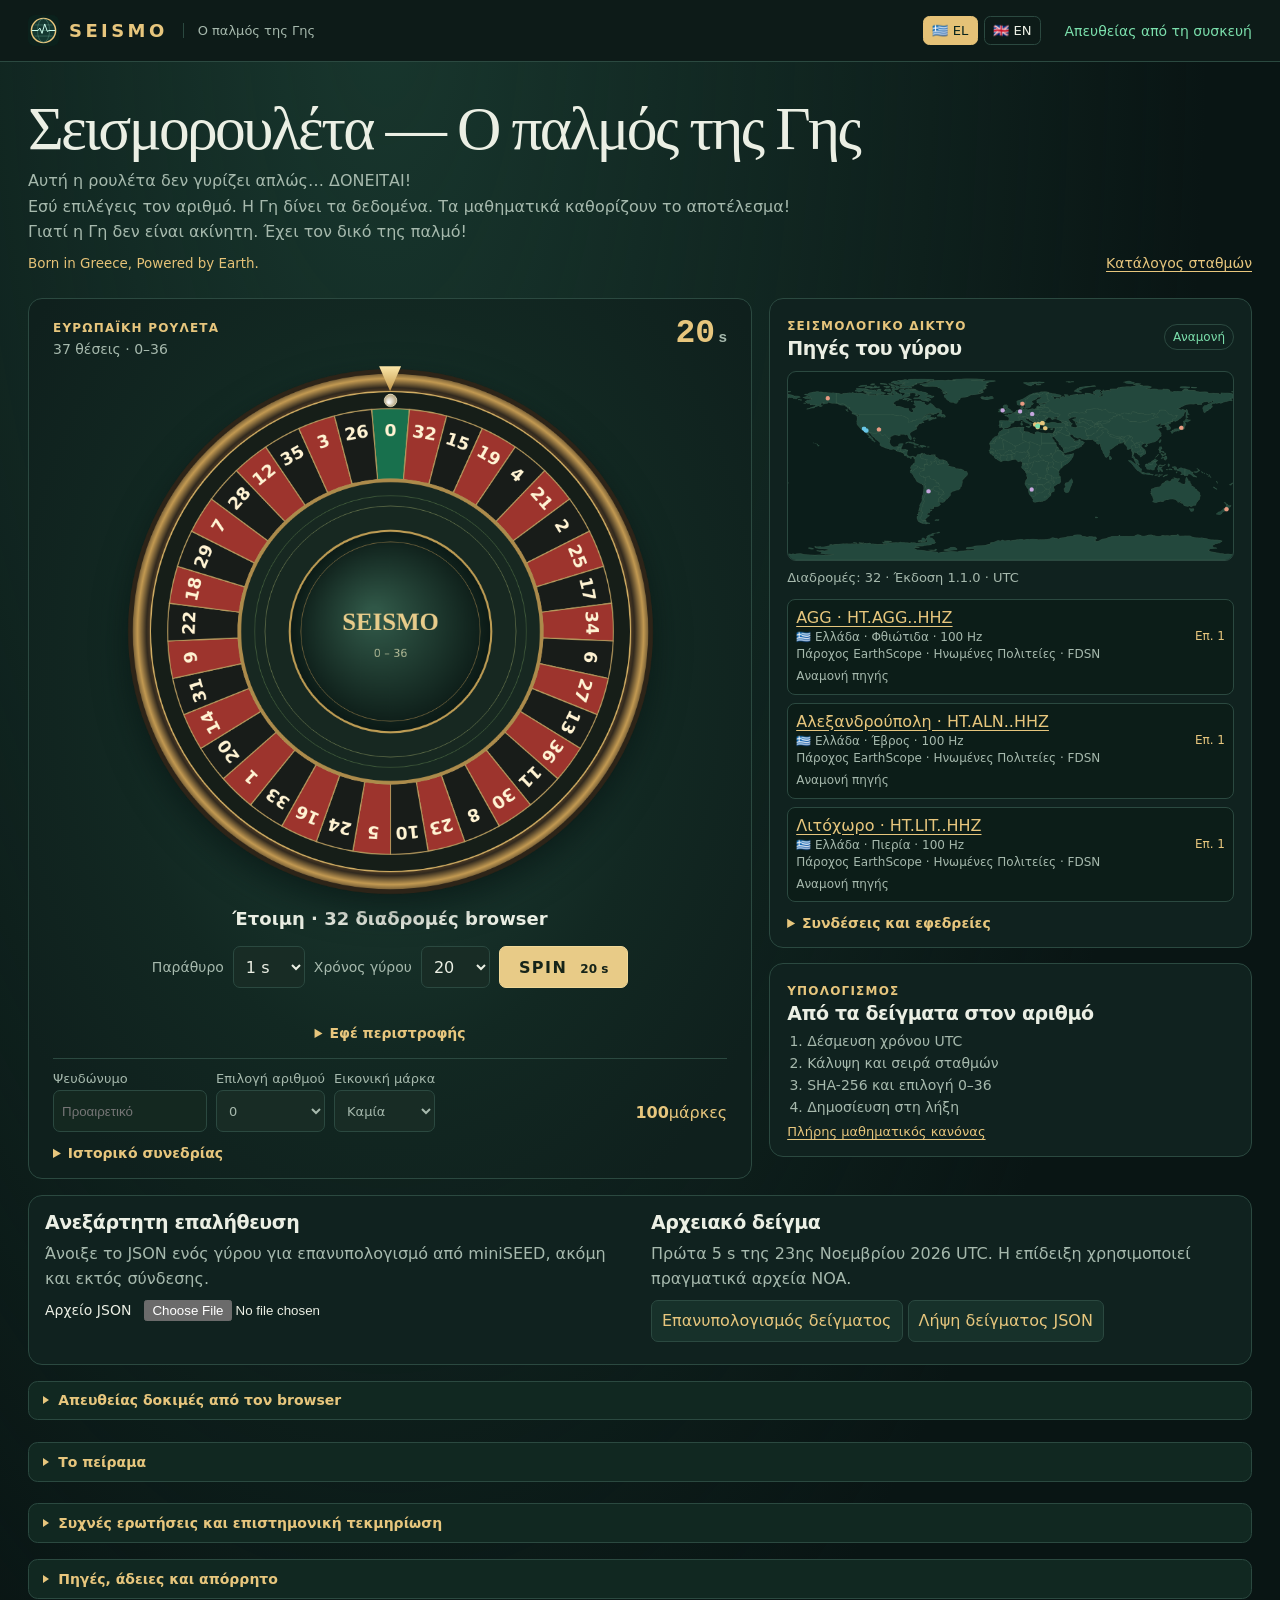
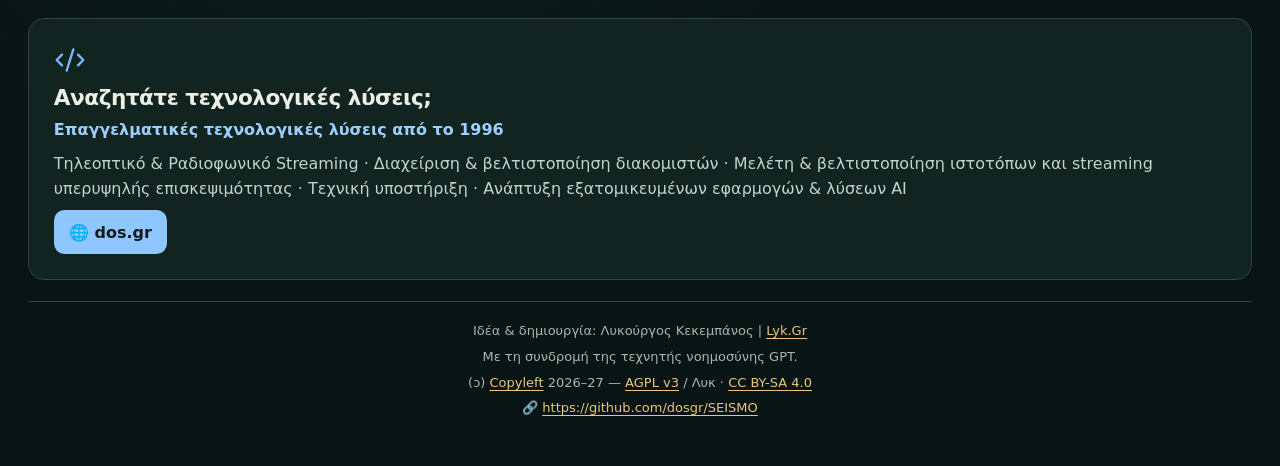
<file: index.html>
<!doctype html>
<html lang="el" dir="ltr">
<head>
  <!-- 01. BASIC BROWSER & LANGUAGE SETTINGS -->
  <meta charset="utf-8">
  <meta name="viewport" content="width=device-width, initial-scale=1">
  <title>Σεισμορουλέτα SEISMO — Ο παλμός της Γης</title>
  <!-- 02. SEO & SEARCH ENGINES -->
  <meta name="description" data-meta="description" content="Δωρεάν επιστημονικό παιχνίδι με πραγματικά σεισμολογικά δεδομένα. Γύρισε τον τροχό 0–36 και επαλήθευσε τον αριθμό με SHA-256.">
  <meta name="author" data-meta="author" content="Λυκούργος Κεκεμπάνος | Lyk.Gr">
  <meta name="robots" content="index, follow">
  <link rel="canonical" href="https://dos.gr/seismo/">
  <link rel="alternate" hreflang="el" href="https://dos.gr/seismo/">
  <link rel="alternate" hreflang="en" href="https://dos.gr/seismo/en/">
  <link rel="alternate" hreflang="x-default" href="https://dos.gr/seismo/">
  <!-- Generic robots applies to Googlebot and Bingbot. Meta keywords are omitted. -->
  <!-- 03. OWNERSHIP VERIFICATION -->
  <!-- Optional property verification goes here after launch. -->
  <!-- 04. SPEED & LOADING OPTIMIZATION -->
  <!-- Critical stylesheet and deferred scripts are same-origin. No provider connection before user action. -->
  <!-- 05. SOCIAL MEDIA — OPEN GRAPH -->
  <meta property="og:title" data-meta="title" content="Σεισμορουλέτα SEISMO — Ο παλμός της Γης">
  <meta property="og:description" data-meta="description" content="Δωρεάν επιστημονικό παιχνίδι με πραγματικά σεισμολογικά δεδομένα. Γύρισε τον τροχό 0–36 και επαλήθευσε τον αριθμό με SHA-256.">
  <meta property="og:type" content="website">
  <meta property="og:url" data-meta="canonical" content="https://dos.gr/seismo/">
  <meta property="og:site_name" content="SEISMO">
  <meta property="og:locale" data-meta="locale" content="el_GR">
  <meta property="og:locale:alternate" data-meta="altLocale" content="en_GB">
  <meta property="og:image" data-meta="image" content="https://dos.gr/seismo/images/social-el.jpg">
  <meta property="og:image:secure_url" data-meta="image" content="https://dos.gr/seismo/images/social-el.jpg">
  <meta property="og:image:type" content="image/jpeg">
  <meta property="og:image:width" content="1200">
  <meta property="og:image:height" content="630">
  <meta property="og:image:alt" data-meta="alt" content="Η Γη, ο τροχός της Σεισμορουλέτας και μια σεισμική κυματομορφή. Ο παλμός της Γης — Lyk.Gr.">
  <!-- 06. SOCIAL MEDIA — X CARDS -->
  <meta name="twitter:card" content="summary_large_image">
  <meta name="twitter:title" data-meta="title" content="Σεισμορουλέτα SEISMO — Ο παλμός της Γης">
  <meta name="twitter:description" data-meta="description" content="Δωρεάν επιστημονικό παιχνίδι με πραγματικά σεισμολογικά δεδομένα. Γύρισε τον τροχό 0–36 και επαλήθευσε τον αριθμό με SHA-256.">
  <meta name="twitter:image" data-meta="image" content="https://dos.gr/seismo/images/social-el.jpg">
  <meta name="twitter:image:alt" data-meta="alt" content="Η Γη, ο τροχός της Σεισμορουλέτας και μια σεισμική κυματομορφή. Ο παλμός της Γης — Lyk.Gr.">
  <!-- 07. ICONS & FAVICONS -->
  <link rel="icon" href="./favicons/favicon.ico" sizes="any">
  <link rel="icon" type="image/svg+xml" href="./favicons/favicon.svg">
  <link rel="icon" type="image/png" sizes="16x16" href="./favicons/favicon-16.png">
  <link rel="icon" type="image/png" sizes="32x32" href="./favicons/favicon-32.png">
  <link rel="icon" type="image/png" sizes="48x48" href="./favicons/favicon-48.png">
  <link rel="icon" type="image/png" sizes="96x96" href="./favicons/favicon-96.png">
  <link rel="apple-touch-icon" href="./favicons/apple-touch-icon.png" sizes="180x180">
  <!-- 08. WEB APP MANIFEST & MOBILE -->
  <meta name="theme-color" content="#091514">
  <link rel="manifest" href="./manifest.json">
  <!-- 09. EXTERNAL STYLE FILES -->
  <link rel="stylesheet" href="./css/style.css">
  <link rel="stylesheet" href="./css/donate.css">
  <!-- 11. STRUCTURED DATA — SCHEMA.ORG JSON-LD -->
  <script type="application/ld+json" id="schema">
{
  "@context": "https://schema.org",
  "@graph": [
    {
      "@type": "WebSite",
      "@id": "https://dos.gr/seismo/#website",
      "url": "https://dos.gr/seismo/",
      "name": "SEISMO",
      "inLanguage": [
        "el",
        "en"
      ],
      "creator": {
        "@id": "https://lyk.gr/#creator"
      }
    },
    {
      "@type": "WebPage",
      "@id": "https://dos.gr/seismo/#page",
      "url": "https://dos.gr/seismo/",
      "isPartOf": {
        "@id": "https://dos.gr/seismo/#website"
      },
      "mainEntity": {
        "@id": "https://dos.gr/seismo/#application"
      },
      "inLanguage": "el",
      "name": "Σεισμορουλέτα SEISMO — Ο παλμός της Γης",
      "description": "Δωρεάν επιστημονικό παιχνίδι με πραγματικά σεισμολογικά δεδομένα. Γύρισε τον τροχό 0–36 και επαλήθευσε τον αριθμό με SHA-256.",
      "license": "https://creativecommons.org/licenses/by-sa/4.0/",
      "primaryImageOfPage": {
        "@id": "https://dos.gr/seismo/#image"
      }
    },
    {
      "@type": [
        "WebApplication",
        "SoftwareApplication"
      ],
      "@id": "https://dos.gr/seismo/#application",
      "name": "SEISMO",
      "alternateName": "Σεισμορουλέτα",
      "url": "https://dos.gr/seismo/",
      "description": "Δωρεάν επιστημονικό παιχνίδι με πραγματικά σεισμολογικά δεδομένα. Γύρισε τον τροχό 0–36 και επαλήθευσε τον αριθμό με SHA-256.",
      "creator": {
        "@id": "https://lyk.gr/#creator"
      },
      "dateCreated": "2026",
      "applicationCategory": "EducationalApplication",
      "applicationSubCategory": "Seismology",
      "operatingSystem": "Web browser",
      "browserRequirements": "JavaScript; HTTPS for live spins",
      "inLanguage": [
        "el",
        "en"
      ],
      "countryOfOrigin": {
        "@type": "Country",
        "name": "Greece"
      },
      "isAccessibleForFree": true,
      "offers": {
        "@type": "Offer",
        "price": 0,
        "priceCurrency": "EUR"
      },
      "image": {
        "@id": "https://dos.gr/seismo/#image"
      },
      "license": "https://www.gnu.org/licenses/agpl-3.0.html",
      "subjectOf": {
        "@type": "SoftwareSourceCode",
        "codeRepository": "https://dos.gr/seismo/SEISMO-source.zip",
        "license": "https://www.gnu.org/licenses/agpl-3.0.html",
        "programmingLanguage": "JavaScript"
      }
    },
    {
      "@type": "Person",
      "@id": "https://lyk.gr/#creator",
      "name": "Λυκούργος Κεκεμπάνος",
      "alternateName": [
        "Λυκούργος Κεκεμπάνος",
        "Lykourgos Kekempanos",
        "Lyk.Gr"
      ],
      "url": "https://lyk.gr/",
      "brand": {
        "@type": "Brand",
        "name": "Lyk.Gr"
      }
    },
    {
      "@type": "ImageObject",
      "@id": "https://dos.gr/seismo/#image",
      "contentUrl": "https://dos.gr/seismo/images/social-el.jpg",
      "url": "https://dos.gr/seismo/images/social-el.jpg",
      "width": 1200,
      "height": 630,
      "caption": "Η Γη, ο τροχός της Σεισμορουλέτας και μια σεισμική κυματομορφή. Ο παλμός της Γης — Lyk.Gr.",
      "inLanguage": "el"
    }
  ]
}
</script>
  <!-- 12. ACCESSIBILITY -->
  <meta name="color-scheme" content="dark">
  <!-- See the skip link, live regions and keyboard-friendly native controls. -->
  <!-- 13. PROJECT CONFIGURATION & SECURITY -->
  <!-- Scripts are deferred. The live catalog is external and shared between languages. -->
  <meta http-equiv="Content-Security-Policy" content="default-src 'self'; script-src 'self'; style-src 'self'; connect-src 'self' https: wss:; img-src 'self' data:; object-src 'none'; base-uri 'none'; form-action 'none'">
  <!-- 14. LICENSE & AUTHOR INFORMATION -->
  <link rel="license" href="./LICENSE">
  <!-- GNU AGPL v3 code. CC BY-SA 4.0 original content. See NOTICE.md for third-party assets. -->
</head>
<body data-root="./" data-standalone="false">
<a class="jump" href="#main" data-el="Παράκαμψη προς το περιεχόμενο" data-en="Skip to content">Παράκαμψη προς το περιεχόμενο</a>
<header><div class="top"><a class="brand" href="./" aria-label="SEISMO αρχική" data-label-el="SEISMO αρχική" data-label-en="SEISMO home"><img alt="" width="31" height="31" src="./favicons/favicon.svg"> SEISMO</a><span class="phase" data-el="Ο παλμός της Γης" data-en="The Pulse of the Earth">Ο παλμός της Γης</span><nav class="lang-nav" aria-label="Γλώσσα" data-label-el="Γλώσσα" data-label-en="Language">
<a data-lang="el" lang="el" hreflang="el" href="./" aria-current="page">🇬🇷 EL</a>
<a data-lang="en" lang="en" hreflang="en" href="./en/">🇬🇧 EN</a></nav><span id="mode" class="mode" data-initial-el="Σύνδεση">Σύνδεση</span></div></header>
<main id="main">
<noscript><p data-el="Η διαδραστική ρουλέτα χρειάζεται JavaScript. Η περιγραφή και η επιστημονική τεκμηρίωση διαβάζονται παρακάτω." data-en="The interactive wheel requires JavaScript. The introduction and science notes remain readable below.">Η διαδραστική ρουλέτα χρειάζεται JavaScript. Η περιγραφή και η επιστημονική τεκμηρίωση διαβάζονται παρακάτω.</p></noscript>
<div class="intro"><div><h1><span data-el="Σεισμορουλέτα" data-en="SEISMO">Σεισμορουλέτα</span> <span aria-hidden="true">—</span> <span data-el="Ο παλμός της Γης" data-en="The Pulse of the Earth">Ο παλμός της Γης</span></h1>
           <p data-el="Αυτή η ρουλέτα δεν γυρίζει απλώς… ΔΟΝΕΙΤΑΙ!" data-en="This roulette doesn't just spin… IT SHAKES!">Αυτή η ρουλέτα δεν γυρίζει απλώς… ΔΟΝΕΙΤΑΙ!</p>
           <p data-el="Εσύ επιλέγεις τον αριθμό. Η Γη δίνει τα δεδομένα. Τα μαθηματικά καθορίζουν το αποτέλεσμα!" data-en="You choose the number. Earth provides the data. Mathematics determines the result!">Εσύ επιλέγεις τον αριθμό. Η Γη δίνει τα δεδομένα. Τα μαθηματικά καθορίζουν το αποτέλεσμα!</p>
           <p data-el="Γιατί η Γη δεν είναι ακίνητη. Έχει τον δικό της παλμό!" data-en="Because Earth is never still. It has a pulse of its own!">Γιατί η Γη δεν είναι ακίνητη. Έχει τον δικό της παλμό!</p><p class="tagline" lang="en">Born in Greece, Powered by Earth.</p></div><a id="rules" href="./stations.txt" data-el="Κατάλογος σταθμών" data-en="Station catalog">Κατάλογος σταθμών</a></div>
<div class="layout">
<section class="wheel-panel" aria-label="Ρουλέτα" data-label-el="Ρουλέτα" data-label-en="Roulette">
  <div class="wheel-top"><div><small data-el="ΕΥΡΩΠΑΪΚΗ ΡΟΥΛΕΤΑ" data-en="EUROPEAN WHEEL">ΕΥΡΩΠΑΪΚΗ ΡΟΥΛΕΤΑ</small><div class="sub" data-el="37 θέσεις · 0–36" data-en="37 pockets · 0–36">37 θέσεις · 0–36</div></div><div class="clock"><span id="timer">20</span><span>s</span></div></div>
  <div class="wheel-wrap"><canvas id="wheel" width="790" height="790" aria-label="Τροχός ευρωπαϊκής ρουλέτας με 37 αριθμούς" role="img" data-label-el="Τροχός ευρωπαϊκής ρουλέτας με 37 αριθμούς" data-label-en="European roulette wheel with 37 numbers"></canvas><div class="needle"></div></div>
  <div class="wheel-bottom">
    <div id="output" class="output" role="status" data-initial-el="Άνοιγμα εφαρμογής">Άνοιγμα εφαρμογής</div>
    <div id="outcome" class="outcome" aria-live="polite" hidden></div>
    <div class="spin-controls"><label for="duration" data-el="Παράθυρο" data-en="Window">Παράθυρο</label><select id="duration"><option value="1">1 s</option><option value="3">3 s</option><option value="5">5 s</option><option value="10">10 s</option></select><label for="spinLength" data-el="Χρόνος γύρου" data-en="Round time">Χρόνος γύρου</label><select id="spinLength"><option>20</option><option>30</option><option>45</option><option>60</option><option>330</option></select><button id="spin" type="button" disabled>SPIN <span id="spinLabel">20 s</span></button></div>
    <p id="roundlink" class="muted small"></p>
    <div id="roundActions" class="links"></div>
    <details id="effects"><summary data-el="Εφέ περιστροφής" data-en="Spin effects">Εφέ περιστροφής</summary><div class="links effect-options">
    <label><input id="fxOff" type="checkbox"> <span data-el="Απενεργοποίηση όλων" data-en="Disable all effects">Απενεργοποίηση όλων</span></label>
    <label><input id="visual" type="checkbox" checked> <span data-el="Μικροδονήσεις" data-en="Microvibrations">Μικροδονήσεις</span></label>
    <label><input id="haptic" type="checkbox"> <span data-el="Δόνηση κινητού" data-en="Phone vibration">Δόνηση κινητού</span></label>
    <label><input id="sound" type="checkbox"> <span data-el="Ήχος" data-en="Sound">Ήχος</span></label></div></details>
    <label class="small" for="catalogFile" id="catalogPicker" hidden><span data-el="Άνοιγμα stations.txt" data-en="Open stations.txt">Άνοιγμα stations.txt</span> <input id="catalogFile" type="file" accept=".txt,text/plain"></label>
  </div>
  <div class="player">
    <label for="alias"><span data-el="Ψευδώνυμο" data-en="Nickname">Ψευδώνυμο</span> <input id="alias" type="text" maxlength="32" placeholder="Προαιρετικό" autocomplete="off" data-placeholder-el="Προαιρετικό" data-placeholder-en="Optional"></label>
    <label for="pick"><span data-el="Επιλογή αριθμού" data-en="Pick a number">Επιλογή αριθμού</span> <select id="pick"></select></label>
    <label for="chip"><span data-el="Εικονική μάρκα" data-en="Virtual chip">Εικονική μάρκα</span> <select id="chip"><option value="0" data-el="Καμία" data-en="None">Καμία</option><option value="1">1</option><option value="5">5</option><option value="10">10</option></select></label>
    <div class="wallet"><strong id="wallet">100</strong><span data-el="μάρκες" data-en="chips"> μάρκες</span></div>
  </div>
  <details id="history"><summary data-el="Ιστορικό συνεδρίας" data-en="Session history">Ιστορικό συνεδρίας</summary><div id="historyRows"></div><button class="plain" id="clearSession" data-el="Νέα τοπική συνεδρία" data-en="New local session">Νέα τοπική συνεδρία</button></details>
</section>
<aside aria-label="Σεισμολογικές πηγές" data-label-el="Σεισμολογικές πηγές" data-label-en="Seismic sources">
  <section class="panel">
    <div class="sidehead"><div><small data-el="ΣΕΙΣΜΟΛΟΓΙΚΟ ΔΙΚΤΥΟ" data-en="SEISMIC NETWORK">ΣΕΙΣΜΟΛΟΓΙΚΟ ΔΙΚΤΥΟ</small><h2 data-el="Πηγές του γύρου" data-en="Round sources">Πηγές του γύρου</h2></div><span class="badge" id="stage" data-initial-el="Αναμονή">Αναμονή</span></div>
    <canvas id="map" width="720" height="310" role="img" aria-label="Παγκόσμιος χάρτης σταθμών" data-label-el="Παγκόσμιος χάρτης σταθμών" data-label-en="World map of stations"></canvas>
    <p id="telemetryNote" class="muted small"></p>
    <div id="stationList" class="stations"></div>
    <details id="connections"><summary data-el="Συνδέσεις και εφεδρείες" data-en="Connections and backups">Συνδέσεις και εφεδρείες</summary><div id="attempts"></div></details>
  </section>
  <section class="panel method"><small data-el="ΥΠΟΛΟΓΙΣΜΟΣ" data-en="CALCULATION">ΥΠΟΛΟΓΙΣΜΟΣ</small><h2 data-el="Από τα δείγματα στον αριθμό" data-en="From samples to a number">Από τα δείγματα στον αριθμό</h2><ol id="steps"><li data-el="Δέσμευση χρόνου UTC" data-en="Lock the UTC window">Δέσμευση χρόνου UTC</li><li data-el="Κάλυψη και σειρά σταθμών" data-en="Coverage and station priority">Κάλυψη και σειρά σταθμών</li><li data-el="SHA-256 και επιλογή 0–36" data-en="SHA-256 and selection 0–36">SHA-256 και επιλογή 0–36</li><li data-el="Δημοσίευση στη λήξη" data-en="Reveal at the deadline">Δημοσίευση στη λήξη</li></ol><p id="digest" class="muted small"></p><a class="small" id="algorithm" href="./ALGORITHM.md" data-el="Πλήρης μαθηματικός κανόνας" data-en="Full algorithm">Πλήρης μαθηματικός κανόνας</a></section>
</aside></div>
<section class="archive panels-bottom">
  <div><h2 data-el="Ανεξάρτητη επαλήθευση" data-en="Independent verification">Ανεξάρτητη επαλήθευση</h2><p data-el="Άνοιξε το JSON ενός γύρου για επανυπολογισμό από miniSEED, ακόμη και εκτός σύνδεσης." data-en="Open a round JSON file to recompute from miniSEED, including offline.">Άνοιξε το JSON ενός γύρου για επανυπολογισμό από miniSEED, ακόμη και εκτός σύνδεσης.</p>
  <div class="links"><label for="proofFile" data-el="Αρχείο JSON" data-en="JSON file">Αρχείο JSON</label><input id="proofFile" type="file" accept=".json,application/json"></div><div id="extraProof"></div><p id="proofResult" class="small" role="status"></p></div>
  <div><h2 data-el="Αρχειακό δείγμα" data-en="Recorded example">Αρχειακό δείγμα</h2><p data-el="Πρώτα 5 s της 23ης Νοεμβρίου 2026 UTC. Η επίδειξη χρησιμοποιεί πραγματικά αρχεία NOA." data-en="First 5 s of 23 November 2026 UTC. The example uses actual NOA recordings.">Πρώτα 5 s της 23ης Νοεμβρίου 2026 UTC. Η επίδειξη χρησιμοποιεί πραγματικά αρχεία NOA.</p><button class="plain" id="archiveButton" data-el="Επανυπολογισμός δείγματος" data-en="Recompute example">Επανυπολογισμός δείγματος</button> <button class="plain" id="archiveDownload" data-el="Λήψη δείγματος JSON" data-en="Download example JSON">Λήψη δείγματος JSON</button><p id="archiveResult" class="small" role="status"></p><div id="archiveCharts" class="archive-charts"></div></div>
</section>
<details class="archive" id="direct"><summary data-el="Απευθείας δοκιμές από τον browser" data-en="Direct browser diagnostics">Απευθείας δοκιμές από τον browser</summary>
<p data-el="Ένα αίτημα FDSN ανά έλεγχο από την IP σου. Η μέτρηση αυτή καταγράφει την πρόσβαση της συσκευής σου." data-en="One FDSN request per check from your IP address. This tests access from your device.">Ένα αίτημα FDSN ανά έλεγχο από την IP σου. Η μέτρηση αυτή καταγράφει την πρόσβαση της συσκευής σου.</p>
<div class="links"><button class="plain" id="cors" data-el="Δοκιμή HTTPS/CORS και miniSEED" data-en="Test HTTPS/CORS and miniSEED">Δοκιμή HTTPS/CORS και miniSEED</button><button class="plain" id="wss" data-el="Έλεγχος EarthScope WSS" data-en="Test EarthScope WSS">Έλεγχος EarthScope WSS</button><button class="plain" id="wssOrfeus" data-el="Έλεγχος ORFEUS WSS" data-en="Test ORFEUS WSS">Έλεγχος ORFEUS WSS</button></div>
<p id="transport" role="status" class="small"></p><p id="wssStatus" role="status" class="small"></p></details>
<section class="science" aria-label="Σχετικά με το SEISMO" data-label-el="Σχετικά με το SEISMO" data-label-en="About SEISMO"><details class="archive info-section" id="experiment"><summary data-el="Το πείραμα" data-en="The experiment">Το πείραμα</summary><div class="section-copy"><p data-el="Η Σεισμορουλέτα είναι ένα δωρεάν εκπαιδευτικό και ψυχαγωγικό πείραμα ανοιχτού κώδικα. Πραγματικές μετρήσεις σεισμογράφων από την Ελλάδα και τον κόσμο δίνουν την είσοδο. Ο δημόσιος υπολογισμός καταλήγει σε έναν από τους 37 αριθμούς του τροχού όταν το παράθυρο καλύπτεται πλήρως. Οι μάρκες είναι εικονικές, χωρίς χρηματική αξία, καταθέσεις, αναλήψεις, χρηματικό στοίχημα ή έπαθλα." data-en="SEISMO is a free, open-source science game and educational experiment. Real readings from seismographs in Greece and around the world supply the input. When the time window is fully covered, a public calculation selects one of the wheel’s 37 numbers. Virtual chips have no monetary value. There are no deposits, withdrawals, cash bets or prizes.">Η Σεισμορουλέτα είναι ένα δωρεάν εκπαιδευτικό και ψυχαγωγικό πείραμα ανοιχτού κώδικα. Πραγματικές μετρήσεις σεισμογράφων από την Ελλάδα και τον κόσμο δίνουν την είσοδο. Ο δημόσιος υπολογισμός καταλήγει σε έναν από τους 37 αριθμούς του τροχού όταν το παράθυρο καλύπτεται πλήρως. Οι μάρκες είναι εικονικές, χωρίς χρηματική αξία, καταθέσεις, αναλήψεις, χρηματικό στοίχημα ή έπαθλα.</p></div></details><details class="archive info-section" id="questions"><summary data-el="Συχνές ερωτήσεις και επιστημονική τεκμηρίωση" data-en="FAQ and science notes">Συχνές ερωτήσεις και επιστημονική τεκμηρίωση</summary><div class="section-copy"><h3 data-el="Πώς γεννήθηκε η ιδέα" data-en="How the idea began">Πώς γεννήθηκε η ιδέα</h3><p data-el="Στην Ελλάδα, μια χώρα με έντονη σεισμική δραστηριότητα, η ιδέα γεννήθηκε από την επιθυμία να γνωρίσουμε καλύτερα αυτό το φυσικό φαινόμενο. Αντλούμε έμπνευση από τις αθέατες καθημερινές δονήσεις και τις μετατρέπουμε σε μια εμπειρία που ενώνει σεισμολογία, τεχνολογία, μαθηματικά, παιδεία και παιχνίδι." data-en="The idea grew in Greece, a country with frequent seismic activity, from a desire to understand earthquakes better. Everyday ground vibrations inspired an experience that brings together seismology, technology, mathematics, education and play.">Στην Ελλάδα, μια χώρα με έντονη σεισμική δραστηριότητα, η ιδέα γεννήθηκε από την επιθυμία να γνωρίσουμε καλύτερα αυτό το φυσικό φαινόμενο. Αντλούμε έμπνευση από τις αθέατες καθημερινές δονήσεις και τις μετατρέπουμε σε μια εμπειρία που ενώνει σεισμολογία, τεχνολογία, μαθηματικά, παιδεία και παιχνίδι.</p><h3 data-el="Γιατί η Γη δονείται;" data-en="Why does Earth vibrate?">Γιατί η Γη δονείται;</h3><p data-el="Η κίνηση του εδάφους καταγράφεται σχεδόν συνεχώς. Ωκεάνια κύματα, καιρός, ανθρώπινη δραστηριότητα και σεισμοί μπορούν να αφήσουν σήματα. Οι μικροσεισμοί που συνδέονται με τα κύματα του ωκεανού αποτελούν μέρος του ευρύτερου σεισμικού θορύβου. Ένα σεισμομέτρο ανιχνεύει την κίνηση και το καταγραφικό τη μετατρέπει σε χρονισμένες μετρήσεις." data-en="Ground motion is recorded almost continuously. Ocean waves, weather, human activity and earthquakes can all leave signals. Ocean-generated microseisms are part of the broader ambient seismic noise. A seismometer senses motion and the recorder turns it into timestamped readings.">Η κίνηση του εδάφους καταγράφεται σχεδόν συνεχώς. Ωκεάνια κύματα, καιρός, ανθρώπινη δραστηριότητα και σεισμοί μπορούν να αφήσουν σήματα. Οι μικροσεισμοί που συνδέονται με τα κύματα του ωκεανού αποτελούν μέρος του ευρύτερου σεισμικού θορύβου. Ένα σεισμομέτρο ανιχνεύει την κίνηση και το καταγραφικό τη μετατρέπει σε χρονισμένες μετρήσεις.</p><h3 data-el="Από πού έρχονται τα δεδομένα;" data-en="Where does the data come from?">Από πού έρχονται τα δεδομένα;</h3><p data-el="Ο browser ζητά πραγματικά miniSEED μέσω HTTPS/FDSN από δημόσιες υπηρεσίες, όπως το Εθνικό Αστεροσκοπείο Αθηνών, το GEOFON, το Caltech/SCEDC και το EarthScope. Ο κατάλογος ορίζει τους σταθμούς, τις διαδρομές και τη σειρά εφεδρείας. Τα αιτήματα φεύγουν από τη συσκευή σου και οι πάροχοι βλέπουν τη διεύθυνση IP της σύνδεσής σου. Η ελληνική προτεραιότητα αφορά τη θέση του οργάνου. Το EarthScope αναμεταδίδει ελληνικά HL/HT και το EPOS France δίνει κανάλια CL του Κορινθιακού. Το SCEDC, οι διεθνείς διαδρομές του EarthScope και το GEOFON λειτουργούν ως εφεδρείες στις καταγεγραμμένες διάρκειες." data-en="Your browser requests actual miniSEED via HTTPS/FDSN from public services including the National Observatory of Athens, GEOFON, Caltech/SCEDC and EarthScope. The catalog defines stations, routes and backup priority. Requests originate from your device, so providers see your connection’s IP address. Greek priority refers to the sensor’s physical location. EarthScope relays Greek HL/HT channels and EPOS France provides CL streams from the Gulf of Corinth. SCEDC, international EarthScope routes, and GEOFON are backups in their documented round modes.">Ο browser ζητά πραγματικά miniSEED μέσω HTTPS/FDSN από δημόσιες υπηρεσίες, όπως το Εθνικό Αστεροσκοπείο Αθηνών, το GEOFON, το Caltech/SCEDC και το EarthScope. Ο κατάλογος ορίζει τους σταθμούς, τις διαδρομές και τη σειρά εφεδρείας. Τα αιτήματα φεύγουν από τη συσκευή σου και οι πάροχοι βλέπουν τη διεύθυνση IP της σύνδεσής σου. Η ελληνική προτεραιότητα αφορά τη θέση του οργάνου. Το EarthScope αναμεταδίδει ελληνικά HL/HT και το EPOS France δίνει κανάλια CL του Κορινθιακού. Το SCEDC, οι διεθνείς διαδρομές του EarthScope και το GEOFON λειτουργούν ως εφεδρείες στις καταγεγραμμένες διάρκειες.</p><h3 data-el="Πώς βγαίνει ο αριθμός;" data-en="How is the number calculated?">Πώς βγαίνει ο αριθμός;</h3><p data-el="Το SPIN δεσμεύει ένα μελλοντικό παράθυρο UTC. Οι πρώτοι τρεις πλήρεις φυσικοί σταθμοί στη δημοσιευμένη σειρά τροφοδοτούν το SHA-256 με τα ακέραια δείγματά τους. Το SHA-256 δίνει ένα ψηφιακό αποτύπωμα. Η δειγματοληψία με απόρριψη επιτρέπει έξι τιμές byte ανά αριθμό και αποφεύγει τη μεροληψία του απλού υπολοίπου υπό την υπόθεση ομοιόμορφων bytes. Στο πάγωμα εφαρμόζεται η προκαθορισμένη σειρά επιπέδων και αφαιρούνται διπλές διαδρομές του ίδιου φυσικού οργάνου. Ο χρόνος απόκρισης δεν καθορίζει την προτεραιότητα." data-en="SPIN locks a future UTC window. The first three complete physical stations in the published order supply their integer samples to SHA-256. SHA-256 produces a digital fingerprint. Rejection sampling assigns six byte values to each number and avoids simple modulo bias under the uniform-byte assumption. At the cutoff the published order determines selection and duplicate routes to one physical instrument are removed. Response time does not determine priority.">Το SPIN δεσμεύει ένα μελλοντικό παράθυρο UTC. Οι πρώτοι τρεις πλήρεις φυσικοί σταθμοί στη δημοσιευμένη σειρά τροφοδοτούν το SHA-256 με τα ακέραια δείγματά τους. Το SHA-256 δίνει ένα ψηφιακό αποτύπωμα. Η δειγματοληψία με απόρριψη επιτρέπει έξι τιμές byte ανά αριθμό και αποφεύγει τη μεροληψία του απλού υπολοίπου υπό την υπόθεση ομοιόμορφων bytes. Στο πάγωμα εφαρμόζεται η προκαθορισμένη σειρά επιπέδων και αφαιρούνται διπλές διαδρομές του ίδιου φυσικού οργάνου. Ο χρόνος απόκρισης δεν καθορίζει την προτεραιότητα.</p><h3 data-el="Πώς γίνεται ο ανεξάρτητος έλεγχος;" data-en="How can I verify a round?">Πώς γίνεται ο ανεξάρτητος έλεγχος;</h3><p data-el="Αποθήκευσε TXT για ανάγνωση και JSON για επαλήθευση. Χρησιμοποίησε το ενσωματωμένο miniSEED όπου επιτρέπεται η αναδιανομή. Για άλλες διαδρομές, άνοιξε το επίσημο αρχείο του παρόχου, πρόσθεσέ το στον επαληθευτή και σύγκρινε τα αποτυπώματα. Με τα αρχεία ήδη διαθέσιμα, ο επανυπολογισμός λειτουργεί και εκτός σύνδεσης από την αυτόνομη έκδοση." data-en="Save TXT for reading and JSON for verification. Use embedded miniSEED where redistribution is allowed. For other routes, obtain the provider’s original file, add it to the verifier and compare fingerprints. With the files already available, the standalone edition can recompute the number offline.">Αποθήκευσε TXT για ανάγνωση και JSON για επαλήθευση. Χρησιμοποίησε το ενσωματωμένο miniSEED όπου επιτρέπεται η αναδιανομή. Για άλλες διαδρομές, άνοιξε το επίσημο αρχείο του παρόχου, πρόσθεσέ το στον επαληθευτή και σύγκρινε τα αποτυπώματα. Με τα αρχεία ήδη διαθέσιμα, ο επανυπολογισμός λειτουργεί και εκτός σύνδεσης από την αυτόνομη έκδοση.</p><h3 data-el="Γιατί υπάρχει επιλογή 330 δευτερολέπτων;" data-en="Why is there a 330-second option?">Γιατί υπάρχει επιλογή 330 δευτερολέπτων;</h3><p data-el="Ο εκτεταμένος γύρος αφήνει χρόνο και για τις αργότερες διεθνείς διαδρομές του GEOFON. Οι NOA και NOA2 διατηρούνται στον κατάλογο για αρχειακούς ελέγχους. Ο χρόνος και το παράθυρο κλειδώνουν όταν πατήσεις SPIN." data-en="The extended round also allows time for slower international GEOFON routes. NOA and NOA2 remain in the catalog for archival checks. Duration and the window are committed when you press SPIN.">Ο εκτεταμένος γύρος αφήνει χρόνο και για τις αργότερες διεθνείς διαδρομές του GEOFON. Οι NOA και NOA2 διατηρούνται στον κατάλογο για αρχειακούς ελέγχους. Ο χρόνος και το παράθυρο κλειδώνουν όταν πατήσεις SPIN.</p><h3 data-el="Τι σημαίνει NO RESULT;" data-en="What does NO RESULT mean?">Τι σημαίνει NO RESULT;</h3><p data-el="Λιγότεροι από τρεις σταθμοί παρέδωσαν πλήρη και έγκυρα δείγματα πριν από το πάγωμα του γύρου. Ο κατάλογος αποτελεσμάτων δείχνει την κάλυψη, την ώρα παραλαβής και τις αποτυχίες. Η καθυστέρηση εξαρτάται από τον σταθμό, τον πάροχο και τη διαδρομή δικτύου. Οι αποτυχίες εμφανίζονται στο ιστορικό." data-en="Fewer than three stations delivered complete valid samples before the cutoff. The round log shows coverage, arrival times and failures. Latency depends on the station, the provider and the network path. Failed rounds remain visible in session history.">Λιγότεροι από τρεις σταθμοί παρέδωσαν πλήρη και έγκυρα δείγματα πριν από το πάγωμα του γύρου. Ο κατάλογος αποτελεσμάτων δείχνει την κάλυψη, την ώρα παραλαβής και τις αποτυχίες. Η καθυστέρηση εξαρτάται από τον σταθμό, τον πάροχο και τη διαδρομή δικτύου. Οι αποτυχίες εμφανίζονται στο ιστορικό.</p><h3 data-el="Επιστημονικά όρια" data-en="Scientific limits">Επιστημονικά όρια</h3><p data-el="Συσχετισμένα δείγματα και επικαλυπτόμενα παράθυρα περιορίζουν όσα μπορούμε να συμπεράνουμε για ανεξαρτησία και απροβλεψιμότητα. Το SEISMO είναι πείραμα, χωρίς πιστοποίηση γεννήτριας τυχαίων αριθμών ή συστήματος τυχερών παιχνιδιών. Δεν προβλέπει σεισμούς." data-en="Correlated samples and overlapping windows limit what can be inferred about independence and unpredictability. SEISMO is an experiment and has no random-number generator or gambling system certification. It does not predict earthquakes.">Συσχετισμένα δείγματα και επικαλυπτόμενα παράθυρα περιορίζουν όσα μπορούμε να συμπεράνουμε για ανεξαρτησία και απροβλεψιμότητα. Το SEISMO είναι πείραμα, χωρίς πιστοποίηση γεννήτριας τυχαίων αριθμών ή συστήματος τυχερών παιχνιδιών. Δεν προβλέπει σεισμούς.</p><h3 data-el="Γνώση, πρόληψη, σεβασμός" data-en="Knowledge, preparedness and respect">Γνώση, πρόληψη, σεβασμός</h3><p data-el="Τους σεισμούς δεν μπορούμε να τους σταματήσουμε. Μπορούμε όμως να τους μελετήσουμε, να τους κατανοήσουμε και να μάθουμε να ζούμε με αυτούς, με γνώση, πρόληψη και σεβασμό στη φύση." data-en="We cannot stop earthquakes. We can study them, understand them and learn to live with them through knowledge, preparedness and respect for nature.">Τους σεισμούς δεν μπορούμε να τους σταματήσουμε. Μπορούμε όμως να τους μελετήσουμε, να τους κατανοήσουμε και να μάθουμε να ζούμε με αυτούς, με γνώση, πρόληψη και σεβασμό στη φύση.</p></div></details></section>
<details class="archive info-section" id="credits"><summary data-el="Πηγές, άδειες και απόρρητο" data-en="Sources, licenses and privacy">Πηγές, άδειες και απόρρητο</summary><div class="section-copy"><p data-el="Δωρεάν πείραμα. Οι εικονικές μάρκες δεν έχουν χρηματική αξία. Ψευδώνυμο, μάρκες και ιστορικό αποθηκεύονται τοπικά στον browser." data-en="Free experiment. Virtual chips have no monetary value. Nickname, chips and history stay in your browser.">Δωρεάν πείραμα. Οι εικονικές μάρκες δεν έχουν χρηματική αξία. Ψευδώνυμο, μάρκες και ιστορικό αποθηκεύονται τοπικά στον browser.</p><p><span data-el="Κώδικας GNU AGPL v3 · Πρωτότυπο περιεχόμενο CC BY-SA 4.0 ·" data-en="GNU AGPL v3 code · Original content CC BY-SA 4.0 ·">Κώδικας GNU AGPL v3 · Πρωτότυπο περιεχόμενο CC BY-SA 4.0 ·</span> <a id="source" href="./SEISMO-source.zip" data-el="Πηγαίος κώδικας" data-en="Source code">Πηγαίος κώδικας</a></p><p><span data-el="Καταγραφές" data-en="Recordings">Καταγραφές</span> <a href="https://doi.org/10.7914/SN/HL" target="_blank" rel="noopener noreferrer">NOA / HL</a>, <a href="https://doi.org/10.14470/TR560404" target="_blank" rel="noopener noreferrer">GEOFON / GE</a>, <a href="https://doi.org/10.7914/SN/IU" target="_blank" rel="noopener noreferrer">GSN / IU</a>, <a href="https://doi.org/10.7914/SN/CI" target="_blank" rel="noopener noreferrer">SCSN / CI</a><span data-el=". Χάρτης Natural Earth. Φωτογραφίες" data-en=". Natural Earth map. Photographs">. Χάρτης Natural Earth. Φωτογραφίες</span> <a href="https://commons.wikimedia.org/wiki/File:National_observatory_Athens_Greece.jpg" target="_blank" rel="noopener noreferrer">Jebulon / CC0</a>, <a href="https://commons.wikimedia.org/wiki/File:Dublin_mountains.jpg" target="_blank" rel="noopener noreferrer" data-el="Ala Beara / δημόσιος τομέας" data-en="Ala Beara / public domain">Ala Beara / δημόσιος τομέας</a>, <a href="https://commons.wikimedia.org/wiki/File:Blue_Marble_2002.jpg" target="_blank" rel="noopener noreferrer" data-el="NASA / δημόσιος τομέας" data-en="NASA / public domain">NASA / δημόσιος τομέας</a>.</p><p data-el="Η AGPL v3 αφορά τον πηγαίο κώδικα. Η CC BY-SA 4.0 αφορά το περιεχόμενο που φέρει αυτή την άδεια. Τα σεισμολογικά δεδομένα τρίτων διατίθενται με τους όρους και τις αναφορές του αντίστοιχου δικτύου και παρόχου." data-en="AGPL v3 applies to source code. CC BY-SA 4.0 applies to content released under that license. Third-party seismic data follow the terms and attribution of each network and provider.">Η AGPL v3 αφορά τον πηγαίο κώδικα. Η CC BY-SA 4.0 αφορά το περιεχόμενο που φέρει αυτή την άδεια. Τα σεισμολογικά δεδομένα τρίτων διατίθενται με τους όρους και τις αναφορές του αντίστοιχου δικτύου και παρόχου.</p><p><a href="https://doi.org/10.7914/SN/HT" target="_blank" rel="noopener noreferrer" data-el="ΑΠΘ / HT" data-en="AUTH / HT">ΑΠΘ / HT</a> · <a href="https://doi.org/10.15778/RESIF.CL" target="_blank" rel="noopener noreferrer" data-el="Κορινθιακός / CL" data-en="Corinth Rift / CL">Κορινθιακός / CL</a> · <a href="https://service.earthscope.org/fdsnws/" target="_blank" rel="noopener noreferrer">EarthScope FDSN</a>.</p></div></details><section class="support-area" aria-label="Υποστήριξη και επαγγελματικές υπηρεσίες" id="support-area" data-label-el="Υποστήριξη και επαγγελματικές υπηρεσίες" data-label-en="Support and professional services">
  <div class="support-intro">
    <article class="support-card" id="support-card" hidden>
      <svg class="support-icon heart-icon" width="32" height="32" viewbox="0 0 24 24" fill="none" stroke="currentColor" stroke-width="1.7" stroke-linecap="round" stroke-linejoin="round" aria-hidden="true">
        <path d="M19.5 12.572 12 20l-7.5-7.428A5 5 0 1 1 12 6.006a5 5 0 1 1 7.5 6.572"></path>
        <path d="M12 6 8.707 9.293a1 1 0 0 0 0 1.414l.543.543c.69.69 1.81.69 2.5 0l1-1a2 2 0 0 1 2.828 0l1.75 1.75M12.5 15.5l2 2M15 13l2 2"></path>
      </svg>
      <h2 data-el="Στηρίξτε τη δημιουργικότητα" data-en="Support Creativity">Στηρίξτε τη δημιουργικότητα</h2>
      <p data-el="Υποστηρίξτε προαιρετικά τις επόμενες δωρεάν δημιουργίες μου." data-en="Voluntarily support my future free creations.">Υποστηρίξτε προαιρετικά τις επόμενες δωρεάν δημιουργίες μου.</p>
      <button type="button" id="support-donate" title="Εμφάνιση ή απόκρυψη των επιλογών υποστήριξης" class="support-action donate-action" aria-expanded="false" aria-controls="support-panel" data-title-el="Εμφάνιση ή απόκρυψη των επιλογών υποστήριξης" data-title-en="Show or hide support options">♥ Donate</button>
    </article>
    <article class="support-card" id="professional-card">
      <svg class="support-icon code-icon" width="32" height="32" viewbox="0 0 24 24" fill="none" stroke="currentColor" stroke-width="1.7" stroke-linecap="round" stroke-linejoin="round" aria-hidden="true">
        <path d="m18 16 4-4-4-4M6 8l-4 4 4 4m8.5-12-5 16"></path>
      </svg>
      <h2 data-el="Αναζητάτε τεχνολογικές λύσεις;" data-en="Looking for Technology Solutions?">Αναζητάτε τεχνολογικές λύσεις;</h2>
      <p class="support-subtitle" data-el="Επαγγελματικές τεχνολογικές λύσεις από το 1996" data-en="Professional Technology Solutions Since 1996">Επαγγελματικές τεχνολογικές λύσεις από το 1996</p>
      <p data-el="Τηλεοπτικό &amp; Ραδιοφωνικό Streaming · Διαχείριση &amp; βελτιστοποίηση διακομιστών · Μελέτη &amp; βελτιστοποίηση ιστοτόπων και streaming υπερυψηλής επισκεψιμότητας · Τεχνική υποστήριξη · Ανάπτυξη εξατομικευμένων εφαρμογών &amp; λύσεων AI" data-en="TV &amp; Radio Streaming · Server Management &amp; Optimization · Ultra-High-Traffic Website &amp; Streaming Architecture and Optimization · Technical Support · Custom-Made Applications &amp; AI Solutions">Τηλεοπτικό &amp; Ραδιοφωνικό Streaming · Διαχείριση &amp; βελτιστοποίηση διακομιστών · Μελέτη &amp; βελτιστοποίηση ιστοτόπων και streaming υπερυψηλής επισκεψιμότητας · Τεχνική υποστήριξη · Ανάπτυξη εξατομικευμένων εφαρμογών &amp; λύσεων AI</p>
      <a href="https://dos.gr/" aria-label="Άνοιγμα dos.gr σε νέα καρτέλα" class="support-action professional-action" target="_blank" rel="noopener noreferrer" data-label-el="Άνοιγμα dos.gr σε νέα καρτέλα" data-label-en="Open dos.gr in a new tab">🌐 dos.gr</a>
    </article>
  </div>
  <div class="support-disclosure" id="support-disclosure" hidden>
    <button class="support-toggle" type="button" id="support-toggle" aria-expanded="false" aria-controls="support-panel">
      <span class="support-chevron" aria-hidden="true"></span><span data-el="Επιλογές προαιρετικής υποστήριξης" data-en="Optional Support Options">Επιλογές προαιρετικής υποστήριξης</span>
    </button>
    <div class="support-panel" id="support-panel" role="region" aria-labelledby="support-toggle" inert>
      <div class="support-clip">
        <div class="support-methods">
          <article data-method="bitcoin" class="support-method" hidden>
            <h3><img data-logo="bitcoin.svg" alt="" width="26" height="26">Bitcoin (BTC)</h3>
            <p data-el="Κρυπτονόμισμα" data-en="Cryptocurrency">Κρυπτονόμισμα</p>
            <img class="support-qr" width="128" height="128" alt="Κωδικός QR Bitcoin" data-alt-el="Κωδικός QR Bitcoin" data-alt-en="Bitcoin QR code">
            <code id="support-address" dir="ltr"></code>
            <button type="button" class="support-action support-method-action" id="support-copy" data-el="Αντιγραφή διεύθυνσης" data-en="Copy address">Αντιγραφή διεύθυνσης</button>
            <p id="support-copy-status" role="status"></p>
          </article>
          <article data-method="revolut" class="support-method" hidden>
            <h3><img data-logo="revolut.png" alt="" width="26" height="26">Revolut</h3>
            <p data-el="Εφάπαξ υποστήριξη" data-en="One-time support">Εφάπαξ υποστήριξη</p>
            <img class="support-qr" width="128" height="128" alt="Κωδικός QR Revolut" data-alt-el="Κωδικός QR Revolut" data-alt-en="Revolut QR code">
            <a class="support-action support-method-action" target="_blank" rel="noopener noreferrer" aria-label="Μετάβαση στο Revolut σε νέα καρτέλα" data-label-el="Μετάβαση στο Revolut σε νέα καρτέλα" data-label-en="Open Revolut in a new tab" data-el="Μετάβαση στο Revolut" data-en="Open Revolut">Μετάβαση στο Revolut</a>
          </article>
          <article data-method="paypal" class="support-method" hidden>
            <h3><img data-logo="paypal.png" alt="" width="26" height="26">PayPal</h3>
            <p data-el="Εφάπαξ υποστήριξη" data-en="One-time support">Εφάπαξ υποστήριξη</p>
            <img class="support-qr" width="128" height="128" alt="Κωδικός QR PayPal" data-alt-el="Κωδικός QR PayPal" data-alt-en="PayPal QR code">
            <a class="support-action support-method-action" target="_blank" rel="noopener noreferrer" aria-label="Μετάβαση στο PayPal σε νέα καρτέλα" data-label-el="Μετάβαση στο PayPal σε νέα καρτέλα" data-label-en="Open PayPal in a new tab" data-el="Μετάβαση στο PayPal" data-en="Open PayPal">Μετάβαση στο PayPal</a>
          </article>
          <article data-method="facebook" class="support-method" hidden>
            <h3><img data-logo="facebook.svg" alt="" width="26" height="26">Facebook Subscription</h3>
            <p data-el="Μηνιαία συνδρομή" data-en="Monthly subscription">Μηνιαία συνδρομή</p>
            <img class="support-qr" width="128" height="128" alt="Κωδικός QR Facebook Subscription" data-alt-el="Κωδικός QR Facebook Subscription" data-alt-en="Facebook Subscription QR code">
            <p data-el="Η χρέωση επαναλαμβάνεται κάθε μήνα μέσω Facebook." data-en="Billing recurs monthly through Facebook.">Η χρέωση επαναλαμβάνεται κάθε μήνα μέσω Facebook.</p>
            <a class="support-action support-method-action" target="_blank" rel="noopener noreferrer" aria-label="Άνοιγμα μηνιαίας συνδρομής Facebook σε νέα καρτέλα" data-label-el="Άνοιγμα μηνιαίας συνδρομής Facebook σε νέα καρτέλα" data-label-en="Open the monthly Facebook subscription in a new tab" data-el="Εγγραφή στο Facebook" data-en="Subscribe on Facebook">Εγγραφή στο Facebook</a>
          </article>
        </div>
        <p class="support-note" data-el="Η υποστήριξη είναι απολύτως προαιρετική. Η εφαρμογή παραμένει ελεύθερη, δωρεάν και ανοιχτού κώδικα για όλους. Η υποστήριξή σας δεν επηρεάζει τη λειτουργία ή τα αποτελέσματα της εφαρμογής." data-en="Support is entirely optional. The application remains free and open source for everyone. Your support does not affect the operation or results of the application.">Η υποστήριξη είναι απολύτως προαιρετική. Η εφαρμογή παραμένει ελεύθερη, δωρεάν και ανοιχτού κώδικα για όλους. Η υποστήριξή σας δεν επηρεάζει τη λειτουργία ή τα αποτελέσματα της εφαρμογής.</p>
      </div>
    </div>
  </div>
</section>
<footer class="site-footer">
<p><span data-el="Ιδέα &amp; δημιουργία: Λυκούργος Κεκεμπάνος" data-en="Concept &amp; Creation: Lykourgos Kekempanos">Ιδέα &amp; δημιουργία: Λυκούργος Κεκεμπάνος</span> | <a href="https://lyk.gr/" target="_blank" rel="noopener noreferrer">Lyk.Gr</a></p>
<p data-el="Με τη συνδρομή της τεχνητής νοημοσύνης GPT." data-en="With the assistance of GPT artificial intelligence.">Με τη συνδρομή της τεχνητής νοημοσύνης GPT.</p>
<p>(ↄ) <a href="https://en.wikipedia.org/wiki/Copyleft" target="_blank" rel="noopener noreferrer">Copyleft</a> 2026–27 — <a href="https://www.gnu.org/licenses/agpl-3.0.html" target="_blank" rel="noopener noreferrer">AGPL v3</a> / Λυκ · <a href="https://creativecommons.org/licenses/by-sa/4.0/" target="_blank" rel="noopener noreferrer">CC BY-SA 4.0</a></p>
<p><span aria-hidden="true">🔗</span> <a href="https://github.com/dosgr/SEISMO" target="_blank" rel="noopener noreferrer">https://github.com/dosgr/SEISMO</a></p>
</footer>
</main>
<script src="./donate-config.js" defer></script>
<script src="./js/translations.js" defer></script>
<script src="./js/map-data.js" defer></script>
<script src="./js/mseed.js" defer></script>
<script src="./js/proof.js" defer></script>
<script src="./js/live.js" defer></script>
<script src="./js/i18n.js" defer></script>
<script src="./js/main.js" defer></script>
<script src="./js/donate.js" defer></script>
</body>
</html>
</file>
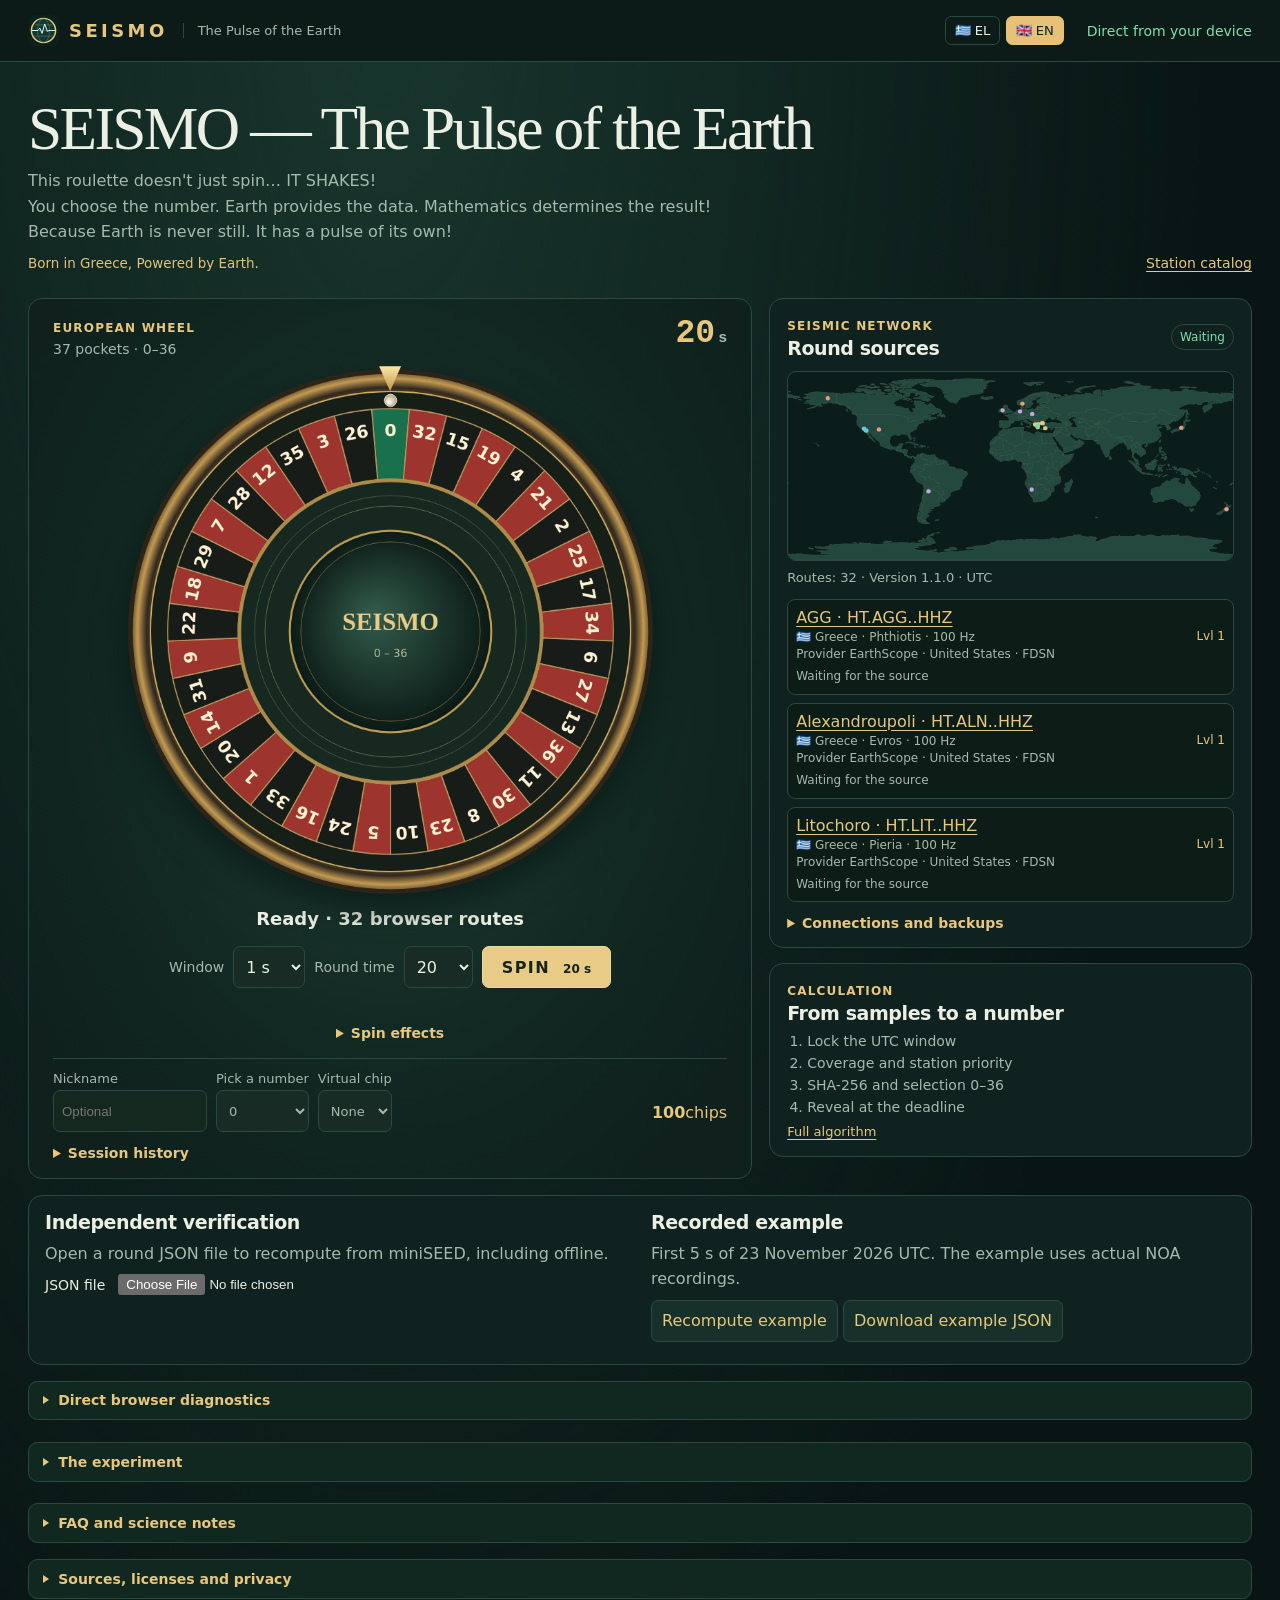
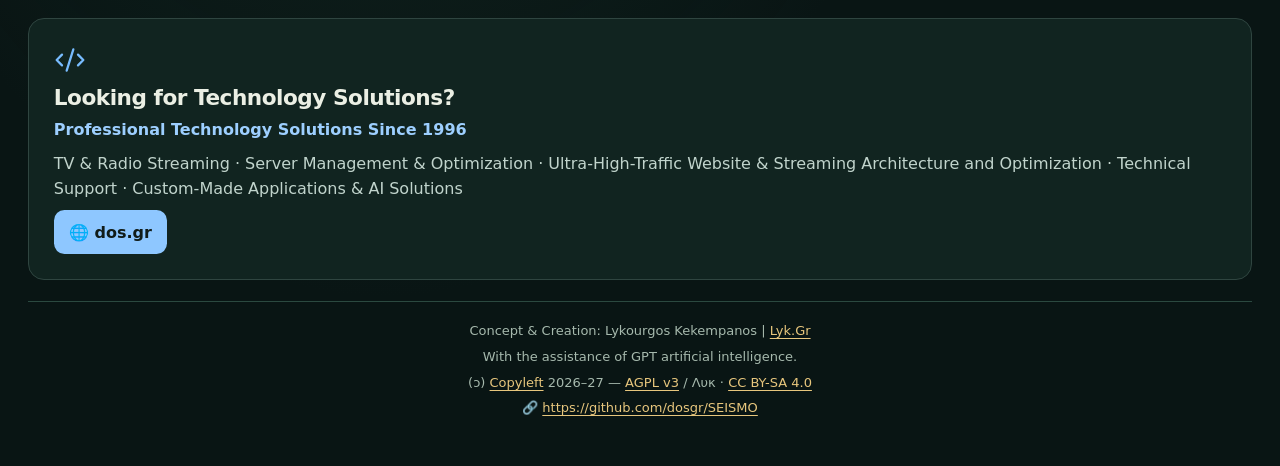
<file: en/index.html>
<!doctype html>
<html lang="en" dir="ltr">
<head>
  <!-- 01. BASIC BROWSER & LANGUAGE SETTINGS -->
  <meta charset="utf-8">
  <meta name="viewport" content="width=device-width, initial-scale=1">
  <title>SEISMO Seismic Roulette — The Pulse of the Earth</title>
  <!-- 02. SEO & SEARCH ENGINES -->
  <meta name="description" data-meta="description" content="A free science game powered by live seismic data. Spin the 0–36 wheel and verify the number with SHA-256.">
  <meta name="author" data-meta="author" content="Lykourgos Kekempanos | Lyk.Gr">
  <meta name="robots" content="index, follow">
  <link rel="canonical" href="https://dos.gr/seismo/en/">
  <link rel="alternate" hreflang="el" href="https://dos.gr/seismo/">
  <link rel="alternate" hreflang="en" href="https://dos.gr/seismo/en/">
  <link rel="alternate" hreflang="x-default" href="https://dos.gr/seismo/">
  <!-- Generic robots applies to Googlebot and Bingbot. Meta keywords are omitted. -->
  <!-- 03. OWNERSHIP VERIFICATION -->
  <!-- Optional property verification goes here after launch. -->
  <!-- 04. SPEED & LOADING OPTIMIZATION -->
  <!-- Critical stylesheet and deferred scripts are same-origin. No provider connection before user action. -->
  <!-- 05. SOCIAL MEDIA — OPEN GRAPH -->
  <meta property="og:title" data-meta="title" content="SEISMO Seismic Roulette — The Pulse of the Earth">
  <meta property="og:description" data-meta="description" content="A free science game powered by live seismic data. Spin the 0–36 wheel and verify the number with SHA-256.">
  <meta property="og:type" content="website">
  <meta property="og:url" data-meta="canonical" content="https://dos.gr/seismo/en/">
  <meta property="og:site_name" content="SEISMO">
  <meta property="og:locale" data-meta="locale" content="en_GB">
  <meta property="og:locale:alternate" data-meta="altLocale" content="el_GR">
  <meta property="og:image" data-meta="image" content="https://dos.gr/seismo/images/social-en.jpg">
  <meta property="og:image:secure_url" data-meta="image" content="https://dos.gr/seismo/images/social-en.jpg">
  <meta property="og:image:type" content="image/jpeg">
  <meta property="og:image:width" content="1200">
  <meta property="og:image:height" content="630">
  <meta property="og:image:alt" data-meta="alt" content="Earth, the SEISMO wheel and a seismic waveform. The Pulse of the Earth — Lyk.Gr.">
  <!-- 06. SOCIAL MEDIA — X CARDS -->
  <meta name="twitter:card" content="summary_large_image">
  <meta name="twitter:title" data-meta="title" content="SEISMO Seismic Roulette — The Pulse of the Earth">
  <meta name="twitter:description" data-meta="description" content="A free science game powered by live seismic data. Spin the 0–36 wheel and verify the number with SHA-256.">
  <meta name="twitter:image" data-meta="image" content="https://dos.gr/seismo/images/social-en.jpg">
  <meta name="twitter:image:alt" data-meta="alt" content="Earth, the SEISMO wheel and a seismic waveform. The Pulse of the Earth — Lyk.Gr.">
  <!-- 07. ICONS & FAVICONS -->
  <link rel="icon" href="../favicons/favicon.ico" sizes="any">
  <link rel="icon" type="image/svg+xml" href="../favicons/favicon.svg">
  <link rel="icon" type="image/png" sizes="16x16" href="../favicons/favicon-16.png">
  <link rel="icon" type="image/png" sizes="32x32" href="../favicons/favicon-32.png">
  <link rel="icon" type="image/png" sizes="48x48" href="../favicons/favicon-48.png">
  <link rel="icon" type="image/png" sizes="96x96" href="../favicons/favicon-96.png">
  <link rel="apple-touch-icon" href="../favicons/apple-touch-icon.png" sizes="180x180">
  <!-- 08. WEB APP MANIFEST & MOBILE -->
  <meta name="theme-color" content="#091514">
  <link rel="manifest" href="../manifest-en.json">
  <!-- 09. EXTERNAL STYLE FILES -->
  <link rel="stylesheet" href="../css/style.css">
  <link rel="stylesheet" href="../css/donate.css">
  <!-- 11. STRUCTURED DATA — SCHEMA.ORG JSON-LD -->
  <script type="application/ld+json" id="schema">
{
  "@context": "https://schema.org",
  "@graph": [
    {
      "@type": "WebSite",
      "@id": "https://dos.gr/seismo/#website",
      "url": "https://dos.gr/seismo/",
      "name": "SEISMO",
      "inLanguage": [
        "el",
        "en"
      ],
      "creator": {
        "@id": "https://lyk.gr/#creator"
      }
    },
    {
      "@type": "WebPage",
      "@id": "https://dos.gr/seismo/en/#page",
      "url": "https://dos.gr/seismo/en/",
      "isPartOf": {
        "@id": "https://dos.gr/seismo/#website"
      },
      "mainEntity": {
        "@id": "https://dos.gr/seismo/#application"
      },
      "inLanguage": "en",
      "name": "SEISMO Seismic Roulette — The Pulse of the Earth",
      "description": "A free science game powered by live seismic data. Spin the 0–36 wheel and verify the number with SHA-256.",
      "license": "https://creativecommons.org/licenses/by-sa/4.0/",
      "primaryImageOfPage": {
        "@id": "https://dos.gr/seismo/en/#image"
      }
    },
    {
      "@type": [
        "WebApplication",
        "SoftwareApplication"
      ],
      "@id": "https://dos.gr/seismo/#application",
      "name": "SEISMO",
      "alternateName": "Σεισμορουλέτα",
      "url": "https://dos.gr/seismo/",
      "description": "A free science game powered by live seismic data. Spin the 0–36 wheel and verify the number with SHA-256.",
      "creator": {
        "@id": "https://lyk.gr/#creator"
      },
      "dateCreated": "2026",
      "applicationCategory": "EducationalApplication",
      "applicationSubCategory": "Seismology",
      "operatingSystem": "Web browser",
      "browserRequirements": "JavaScript; HTTPS for live spins",
      "inLanguage": [
        "el",
        "en"
      ],
      "countryOfOrigin": {
        "@type": "Country",
        "name": "Greece"
      },
      "isAccessibleForFree": true,
      "offers": {
        "@type": "Offer",
        "price": 0,
        "priceCurrency": "EUR"
      },
      "image": {
        "@id": "https://dos.gr/seismo/en/#image"
      },
      "license": "https://www.gnu.org/licenses/agpl-3.0.html",
      "subjectOf": {
        "@type": "SoftwareSourceCode",
        "codeRepository": "https://dos.gr/seismo/SEISMO-source.zip",
        "license": "https://www.gnu.org/licenses/agpl-3.0.html",
        "programmingLanguage": "JavaScript"
      }
    },
    {
      "@type": "Person",
      "@id": "https://lyk.gr/#creator",
      "name": "Lykourgos Kekempanos",
      "alternateName": [
        "Λυκούργος Κεκεμπάνος",
        "Lykourgos Kekempanos",
        "Lyk.Gr"
      ],
      "url": "https://lyk.gr/",
      "brand": {
        "@type": "Brand",
        "name": "Lyk.Gr"
      }
    },
    {
      "@type": "ImageObject",
      "@id": "https://dos.gr/seismo/en/#image",
      "contentUrl": "https://dos.gr/seismo/images/social-en.jpg",
      "url": "https://dos.gr/seismo/images/social-en.jpg",
      "width": 1200,
      "height": 630,
      "caption": "Earth, the SEISMO wheel and a seismic waveform. The Pulse of the Earth — Lyk.Gr.",
      "inLanguage": "en"
    }
  ]
}
</script>
  <!-- 12. ACCESSIBILITY -->
  <meta name="color-scheme" content="dark">
  <!-- See the skip link, live regions and keyboard-friendly native controls. -->
  <!-- 13. PROJECT CONFIGURATION & SECURITY -->
  <!-- Scripts are deferred. The live catalog is external and shared between languages. -->
  <meta http-equiv="Content-Security-Policy" content="default-src 'self'; script-src 'self'; style-src 'self'; connect-src 'self' https: wss:; img-src 'self' data:; object-src 'none'; base-uri 'none'; form-action 'none'">
  <!-- 14. LICENSE & AUTHOR INFORMATION -->
  <link rel="license" href="../LICENSE">
  <!-- GNU AGPL v3 code. CC BY-SA 4.0 original content. See NOTICE.md for third-party assets. -->
</head>
<body data-root="../" data-standalone="false">
<a class="jump" href="#main" data-el="Παράκαμψη προς το περιεχόμενο" data-en="Skip to content">Skip to content</a>
<header><div class="top"><a class="brand" href="../" aria-label="SEISMO home" data-label-el="SEISMO αρχική" data-label-en="SEISMO home"><img alt="" width="31" height="31" src="../favicons/favicon.svg"> SEISMO</a><span class="phase" data-el="Ο παλμός της Γης" data-en="The Pulse of the Earth">The Pulse of the Earth</span><nav class="lang-nav" aria-label="Language" data-label-el="Γλώσσα" data-label-en="Language">
<a data-lang="el" lang="el" hreflang="el" href="../">🇬🇷 EL</a>
<a data-lang="en" lang="en" hreflang="en" href="../en/" aria-current="page">🇬🇧 EN</a></nav><span id="mode" class="mode" data-initial-el="Σύνδεση">Connecting</span></div></header>
<main id="main">
<noscript><p data-el="Η διαδραστική ρουλέτα χρειάζεται JavaScript. Η περιγραφή και η επιστημονική τεκμηρίωση διαβάζονται παρακάτω." data-en="The interactive wheel requires JavaScript. The introduction and science notes remain readable below.">The interactive wheel requires JavaScript. The introduction and science notes remain readable below.</p></noscript>
<div class="intro"><div><h1><span data-el="Σεισμορουλέτα" data-en="SEISMO">SEISMO</span> <span aria-hidden="true">—</span> <span data-el="Ο παλμός της Γης" data-en="The Pulse of the Earth">The Pulse of the Earth</span></h1>
           <p data-el="Αυτή η ρουλέτα δεν γυρίζει απλώς… ΔΟΝΕΙΤΑΙ!" data-en="This roulette doesn't just spin… IT SHAKES!">This roulette doesn't just spin… IT SHAKES!</p>
           <p data-el="Εσύ επιλέγεις τον αριθμό. Η Γη δίνει τα δεδομένα. Τα μαθηματικά καθορίζουν το αποτέλεσμα!" data-en="You choose the number. Earth provides the data. Mathematics determines the result!">You choose the number. Earth provides the data. Mathematics determines the result!</p>
           <p data-el="Γιατί η Γη δεν είναι ακίνητη. Έχει τον δικό της παλμό!" data-en="Because Earth is never still. It has a pulse of its own!">Because Earth is never still. It has a pulse of its own!</p><p class="tagline" lang="en">Born in Greece, Powered by Earth.</p></div><a id="rules" href="../stations.txt" data-el="Κατάλογος σταθμών" data-en="Station catalog">Station catalog</a></div>
<div class="layout">
<section class="wheel-panel" aria-label="Roulette" data-label-el="Ρουλέτα" data-label-en="Roulette">
  <div class="wheel-top"><div><small data-el="ΕΥΡΩΠΑΪΚΗ ΡΟΥΛΕΤΑ" data-en="EUROPEAN WHEEL">EUROPEAN WHEEL</small><div class="sub" data-el="37 θέσεις · 0–36" data-en="37 pockets · 0–36">37 pockets · 0–36</div></div><div class="clock"><span id="timer">20</span><span>s</span></div></div>
  <div class="wheel-wrap"><canvas id="wheel" width="790" height="790" aria-label="European roulette wheel with 37 numbers" role="img" data-label-el="Τροχός ευρωπαϊκής ρουλέτας με 37 αριθμούς" data-label-en="European roulette wheel with 37 numbers"></canvas><div class="needle"></div></div>
  <div class="wheel-bottom">
    <div id="output" class="output" role="status" data-initial-el="Άνοιγμα εφαρμογής">Opening application</div>
    <div id="outcome" class="outcome" aria-live="polite" hidden></div>
    <div class="spin-controls"><label for="duration" data-el="Παράθυρο" data-en="Window">Window</label><select id="duration"><option value="1">1 s</option><option value="3">3 s</option><option value="5">5 s</option><option value="10">10 s</option></select><label for="spinLength" data-el="Χρόνος γύρου" data-en="Round time">Round time</label><select id="spinLength"><option>20</option><option>30</option><option>45</option><option>60</option><option>330</option></select><button id="spin" type="button" disabled>SPIN <span id="spinLabel">20 s</span></button></div>
    <p id="roundlink" class="muted small"></p>
    <div id="roundActions" class="links"></div>
    <details id="effects"><summary data-el="Εφέ περιστροφής" data-en="Spin effects">Spin effects</summary><div class="links effect-options">
    <label><input id="fxOff" type="checkbox"> <span data-el="Απενεργοποίηση όλων" data-en="Disable all effects">Disable all effects</span></label>
    <label><input id="visual" type="checkbox" checked> <span data-el="Μικροδονήσεις" data-en="Microvibrations">Microvibrations</span></label>
    <label><input id="haptic" type="checkbox"> <span data-el="Δόνηση κινητού" data-en="Phone vibration">Phone vibration</span></label>
    <label><input id="sound" type="checkbox"> <span data-el="Ήχος" data-en="Sound">Sound</span></label></div></details>
    <label class="small" for="catalogFile" id="catalogPicker" hidden><span data-el="Άνοιγμα stations.txt" data-en="Open stations.txt">Open stations.txt</span> <input id="catalogFile" type="file" accept=".txt,text/plain"></label>
  </div>
  <div class="player">
    <label for="alias"><span data-el="Ψευδώνυμο" data-en="Nickname">Nickname</span> <input id="alias" type="text" maxlength="32" placeholder="Optional" autocomplete="off" data-placeholder-el="Προαιρετικό" data-placeholder-en="Optional"></label>
    <label for="pick"><span data-el="Επιλογή αριθμού" data-en="Pick a number">Pick a number</span> <select id="pick"></select></label>
    <label for="chip"><span data-el="Εικονική μάρκα" data-en="Virtual chip">Virtual chip</span> <select id="chip"><option value="0" data-el="Καμία" data-en="None">None</option><option value="1">1</option><option value="5">5</option><option value="10">10</option></select></label>
    <div class="wallet"><strong id="wallet">100</strong><span data-el="μάρκες" data-en="chips">chips</span></div>
  </div>
  <details id="history"><summary data-el="Ιστορικό συνεδρίας" data-en="Session history">Session history</summary><div id="historyRows"></div><button class="plain" id="clearSession" data-el="Νέα τοπική συνεδρία" data-en="New local session">New local session</button></details>
</section>
<aside aria-label="Seismic sources" data-label-el="Σεισμολογικές πηγές" data-label-en="Seismic sources">
  <section class="panel">
    <div class="sidehead"><div><small data-el="ΣΕΙΣΜΟΛΟΓΙΚΟ ΔΙΚΤΥΟ" data-en="SEISMIC NETWORK">SEISMIC NETWORK</small><h2 data-el="Πηγές του γύρου" data-en="Round sources">Round sources</h2></div><span class="badge" id="stage" data-initial-el="Αναμονή">Waiting</span></div>
    <canvas id="map" width="720" height="310" role="img" aria-label="World map of stations" data-label-el="Παγκόσμιος χάρτης σταθμών" data-label-en="World map of stations"></canvas>
    <p id="telemetryNote" class="muted small"></p>
    <div id="stationList" class="stations"></div>
    <details id="connections"><summary data-el="Συνδέσεις και εφεδρείες" data-en="Connections and backups">Connections and backups</summary><div id="attempts"></div></details>
  </section>
  <section class="panel method"><small data-el="ΥΠΟΛΟΓΙΣΜΟΣ" data-en="CALCULATION">CALCULATION</small><h2 data-el="Από τα δείγματα στον αριθμό" data-en="From samples to a number">From samples to a number</h2><ol id="steps"><li data-el="Δέσμευση χρόνου UTC" data-en="Lock the UTC window">Lock the UTC window</li><li data-el="Κάλυψη και σειρά σταθμών" data-en="Coverage and station priority">Coverage and station priority</li><li data-el="SHA-256 και επιλογή 0–36" data-en="SHA-256 and selection 0–36">SHA-256 and selection 0–36</li><li data-el="Δημοσίευση στη λήξη" data-en="Reveal at the deadline">Reveal at the deadline</li></ol><p id="digest" class="muted small"></p><a class="small" id="algorithm" href="../ALGORITHM.md" data-el="Πλήρης μαθηματικός κανόνας" data-en="Full algorithm">Full algorithm</a></section>
</aside></div>
<section class="archive panels-bottom">
  <div><h2 data-el="Ανεξάρτητη επαλήθευση" data-en="Independent verification">Independent verification</h2><p data-el="Άνοιξε το JSON ενός γύρου για επανυπολογισμό από miniSEED, ακόμη και εκτός σύνδεσης." data-en="Open a round JSON file to recompute from miniSEED, including offline.">Open a round JSON file to recompute from miniSEED, including offline.</p>
  <div class="links"><label for="proofFile" data-el="Αρχείο JSON" data-en="JSON file">JSON file</label><input id="proofFile" type="file" accept=".json,application/json"></div><div id="extraProof"></div><p id="proofResult" class="small" role="status"></p></div>
  <div><h2 data-el="Αρχειακό δείγμα" data-en="Recorded example">Recorded example</h2><p data-el="Πρώτα 5 s της 23ης Νοεμβρίου 2026 UTC. Η επίδειξη χρησιμοποιεί πραγματικά αρχεία NOA." data-en="First 5 s of 23 November 2026 UTC. The example uses actual NOA recordings.">First 5 s of 23 November 2026 UTC. The example uses actual NOA recordings.</p><button class="plain" id="archiveButton" data-el="Επανυπολογισμός δείγματος" data-en="Recompute example">Recompute example</button> <button class="plain" id="archiveDownload" data-el="Λήψη δείγματος JSON" data-en="Download example JSON">Download example JSON</button><p id="archiveResult" class="small" role="status"></p><div id="archiveCharts" class="archive-charts"></div></div>
</section>
<details class="archive" id="direct"><summary data-el="Απευθείας δοκιμές από τον browser" data-en="Direct browser diagnostics">Direct browser diagnostics</summary>
<p data-el="Ένα αίτημα FDSN ανά έλεγχο από την IP σου. Η μέτρηση αυτή καταγράφει την πρόσβαση της συσκευής σου." data-en="One FDSN request per check from your IP address. This tests access from your device.">One FDSN request per check from your IP address. This tests access from your device.</p>
<div class="links"><button class="plain" id="cors" data-el="Δοκιμή HTTPS/CORS και miniSEED" data-en="Test HTTPS/CORS and miniSEED">Test HTTPS/CORS and miniSEED</button><button class="plain" id="wss" data-el="Έλεγχος EarthScope WSS" data-en="Test EarthScope WSS">Test EarthScope WSS</button><button class="plain" id="wssOrfeus" data-el="Έλεγχος ORFEUS WSS" data-en="Test ORFEUS WSS">Test ORFEUS WSS</button></div>
<p id="transport" role="status" class="small"></p><p id="wssStatus" role="status" class="small"></p></details>
<section class="science" aria-label="About SEISMO" data-label-el="Σχετικά με το SEISMO" data-label-en="About SEISMO"><details class="archive info-section" id="experiment"><summary data-el="Το πείραμα" data-en="The experiment">The experiment</summary><div class="section-copy"><p data-el="Η Σεισμορουλέτα είναι ένα δωρεάν εκπαιδευτικό και ψυχαγωγικό πείραμα ανοιχτού κώδικα. Πραγματικές μετρήσεις σεισμογράφων από την Ελλάδα και τον κόσμο δίνουν την είσοδο. Ο δημόσιος υπολογισμός καταλήγει σε έναν από τους 37 αριθμούς του τροχού όταν το παράθυρο καλύπτεται πλήρως. Οι μάρκες είναι εικονικές, χωρίς χρηματική αξία, καταθέσεις, αναλήψεις, χρηματικό στοίχημα ή έπαθλα." data-en="SEISMO is a free, open-source science game and educational experiment. Real readings from seismographs in Greece and around the world supply the input. When the time window is fully covered, a public calculation selects one of the wheel’s 37 numbers. Virtual chips have no monetary value. There are no deposits, withdrawals, cash bets or prizes.">SEISMO is a free, open-source science game and educational experiment. Real readings from seismographs in Greece and around the world supply the input. When the time window is fully covered, a public calculation selects one of the wheel’s 37 numbers. Virtual chips have no monetary value. There are no deposits, withdrawals, cash bets or prizes.</p></div></details><details class="archive info-section" id="questions"><summary data-el="Συχνές ερωτήσεις και επιστημονική τεκμηρίωση" data-en="FAQ and science notes">FAQ and science notes</summary><div class="section-copy"><h3 data-el="Πώς γεννήθηκε η ιδέα" data-en="How the idea began">How the idea began</h3><p data-el="Στην Ελλάδα, μια χώρα με έντονη σεισμική δραστηριότητα, η ιδέα γεννήθηκε από την επιθυμία να γνωρίσουμε καλύτερα αυτό το φυσικό φαινόμενο. Αντλούμε έμπνευση από τις αθέατες καθημερινές δονήσεις και τις μετατρέπουμε σε μια εμπειρία που ενώνει σεισμολογία, τεχνολογία, μαθηματικά, παιδεία και παιχνίδι." data-en="The idea grew in Greece, a country with frequent seismic activity, from a desire to understand earthquakes better. Everyday ground vibrations inspired an experience that brings together seismology, technology, mathematics, education and play.">The idea grew in Greece, a country with frequent seismic activity, from a desire to understand earthquakes better. Everyday ground vibrations inspired an experience that brings together seismology, technology, mathematics, education and play.</p><h3 data-el="Γιατί η Γη δονείται;" data-en="Why does Earth vibrate?">Why does Earth vibrate?</h3><p data-el="Η κίνηση του εδάφους καταγράφεται σχεδόν συνεχώς. Ωκεάνια κύματα, καιρός, ανθρώπινη δραστηριότητα και σεισμοί μπορούν να αφήσουν σήματα. Οι μικροσεισμοί που συνδέονται με τα κύματα του ωκεανού αποτελούν μέρος του ευρύτερου σεισμικού θορύβου. Ένα σεισμομέτρο ανιχνεύει την κίνηση και το καταγραφικό τη μετατρέπει σε χρονισμένες μετρήσεις." data-en="Ground motion is recorded almost continuously. Ocean waves, weather, human activity and earthquakes can all leave signals. Ocean-generated microseisms are part of the broader ambient seismic noise. A seismometer senses motion and the recorder turns it into timestamped readings.">Ground motion is recorded almost continuously. Ocean waves, weather, human activity and earthquakes can all leave signals. Ocean-generated microseisms are part of the broader ambient seismic noise. A seismometer senses motion and the recorder turns it into timestamped readings.</p><h3 data-el="Από πού έρχονται τα δεδομένα;" data-en="Where does the data come from?">Where does the data come from?</h3><p data-el="Ο browser ζητά πραγματικά miniSEED μέσω HTTPS/FDSN από δημόσιες υπηρεσίες, όπως το Εθνικό Αστεροσκοπείο Αθηνών, το GEOFON, το Caltech/SCEDC και το EarthScope. Ο κατάλογος ορίζει τους σταθμούς, τις διαδρομές και τη σειρά εφεδρείας. Τα αιτήματα φεύγουν από τη συσκευή σου και οι πάροχοι βλέπουν τη διεύθυνση IP της σύνδεσής σου. Η ελληνική προτεραιότητα αφορά τη θέση του οργάνου. Το EarthScope αναμεταδίδει ελληνικά HL/HT και το EPOS France δίνει κανάλια CL του Κορινθιακού. Το SCEDC, οι διεθνείς διαδρομές του EarthScope και το GEOFON λειτουργούν ως εφεδρείες στις καταγεγραμμένες διάρκειες." data-en="Your browser requests actual miniSEED via HTTPS/FDSN from public services including the National Observatory of Athens, GEOFON, Caltech/SCEDC and EarthScope. The catalog defines stations, routes and backup priority. Requests originate from your device, so providers see your connection’s IP address. Greek priority refers to the sensor’s physical location. EarthScope relays Greek HL/HT channels and EPOS France provides CL streams from the Gulf of Corinth. SCEDC, international EarthScope routes, and GEOFON are backups in their documented round modes.">Your browser requests actual miniSEED via HTTPS/FDSN from public services including the National Observatory of Athens, GEOFON, Caltech/SCEDC and EarthScope. The catalog defines stations, routes and backup priority. Requests originate from your device, so providers see your connection’s IP address. Greek priority refers to the sensor’s physical location. EarthScope relays Greek HL/HT channels and EPOS France provides CL streams from the Gulf of Corinth. SCEDC, international EarthScope routes, and GEOFON are backups in their documented round modes.</p><h3 data-el="Πώς βγαίνει ο αριθμός;" data-en="How is the number calculated?">How is the number calculated?</h3><p data-el="Το SPIN δεσμεύει ένα μελλοντικό παράθυρο UTC. Οι πρώτοι τρεις πλήρεις φυσικοί σταθμοί στη δημοσιευμένη σειρά τροφοδοτούν το SHA-256 με τα ακέραια δείγματά τους. Το SHA-256 δίνει ένα ψηφιακό αποτύπωμα. Η δειγματοληψία με απόρριψη επιτρέπει έξι τιμές byte ανά αριθμό και αποφεύγει τη μεροληψία του απλού υπολοίπου υπό την υπόθεση ομοιόμορφων bytes. Στο πάγωμα εφαρμόζεται η προκαθορισμένη σειρά επιπέδων και αφαιρούνται διπλές διαδρομές του ίδιου φυσικού οργάνου. Ο χρόνος απόκρισης δεν καθορίζει την προτεραιότητα." data-en="SPIN locks a future UTC window. The first three complete physical stations in the published order supply their integer samples to SHA-256. SHA-256 produces a digital fingerprint. Rejection sampling assigns six byte values to each number and avoids simple modulo bias under the uniform-byte assumption. At the cutoff the published order determines selection and duplicate routes to one physical instrument are removed. Response time does not determine priority.">SPIN locks a future UTC window. The first three complete physical stations in the published order supply their integer samples to SHA-256. SHA-256 produces a digital fingerprint. Rejection sampling assigns six byte values to each number and avoids simple modulo bias under the uniform-byte assumption. At the cutoff the published order determines selection and duplicate routes to one physical instrument are removed. Response time does not determine priority.</p><h3 data-el="Πώς γίνεται ο ανεξάρτητος έλεγχος;" data-en="How can I verify a round?">How can I verify a round?</h3><p data-el="Αποθήκευσε TXT για ανάγνωση και JSON για επαλήθευση. Χρησιμοποίησε το ενσωματωμένο miniSEED όπου επιτρέπεται η αναδιανομή. Για άλλες διαδρομές, άνοιξε το επίσημο αρχείο του παρόχου, πρόσθεσέ το στον επαληθευτή και σύγκρινε τα αποτυπώματα. Με τα αρχεία ήδη διαθέσιμα, ο επανυπολογισμός λειτουργεί και εκτός σύνδεσης από την αυτόνομη έκδοση." data-en="Save TXT for reading and JSON for verification. Use embedded miniSEED where redistribution is allowed. For other routes, obtain the provider’s original file, add it to the verifier and compare fingerprints. With the files already available, the standalone edition can recompute the number offline.">Save TXT for reading and JSON for verification. Use embedded miniSEED where redistribution is allowed. For other routes, obtain the provider’s original file, add it to the verifier and compare fingerprints. With the files already available, the standalone edition can recompute the number offline.</p><h3 data-el="Γιατί υπάρχει επιλογή 330 δευτερολέπτων;" data-en="Why is there a 330-second option?">Why is there a 330-second option?</h3><p data-el="Ο εκτεταμένος γύρος αφήνει χρόνο και για τις αργότερες διεθνείς διαδρομές του GEOFON. Οι NOA και NOA2 διατηρούνται στον κατάλογο για αρχειακούς ελέγχους. Ο χρόνος και το παράθυρο κλειδώνουν όταν πατήσεις SPIN." data-en="The extended round also allows time for slower international GEOFON routes. NOA and NOA2 remain in the catalog for archival checks. Duration and the window are committed when you press SPIN.">The extended round also allows time for slower international GEOFON routes. NOA and NOA2 remain in the catalog for archival checks. Duration and the window are committed when you press SPIN.</p><h3 data-el="Τι σημαίνει NO RESULT;" data-en="What does NO RESULT mean?">What does NO RESULT mean?</h3><p data-el="Λιγότεροι από τρεις σταθμοί παρέδωσαν πλήρη και έγκυρα δείγματα πριν από το πάγωμα του γύρου. Ο κατάλογος αποτελεσμάτων δείχνει την κάλυψη, την ώρα παραλαβής και τις αποτυχίες. Η καθυστέρηση εξαρτάται από τον σταθμό, τον πάροχο και τη διαδρομή δικτύου. Οι αποτυχίες εμφανίζονται στο ιστορικό." data-en="Fewer than three stations delivered complete valid samples before the cutoff. The round log shows coverage, arrival times and failures. Latency depends on the station, the provider and the network path. Failed rounds remain visible in session history.">Fewer than three stations delivered complete valid samples before the cutoff. The round log shows coverage, arrival times and failures. Latency depends on the station, the provider and the network path. Failed rounds remain visible in session history.</p><h3 data-el="Επιστημονικά όρια" data-en="Scientific limits">Scientific limits</h3><p data-el="Συσχετισμένα δείγματα και επικαλυπτόμενα παράθυρα περιορίζουν όσα μπορούμε να συμπεράνουμε για ανεξαρτησία και απροβλεψιμότητα. Το SEISMO είναι πείραμα, χωρίς πιστοποίηση γεννήτριας τυχαίων αριθμών ή συστήματος τυχερών παιχνιδιών. Δεν προβλέπει σεισμούς." data-en="Correlated samples and overlapping windows limit what can be inferred about independence and unpredictability. SEISMO is an experiment and has no random-number generator or gambling system certification. It does not predict earthquakes.">Correlated samples and overlapping windows limit what can be inferred about independence and unpredictability. SEISMO is an experiment and has no random-number generator or gambling system certification. It does not predict earthquakes.</p><h3 data-el="Γνώση, πρόληψη, σεβασμός" data-en="Knowledge, preparedness and respect">Knowledge, preparedness and respect</h3><p data-el="Τους σεισμούς δεν μπορούμε να τους σταματήσουμε. Μπορούμε όμως να τους μελετήσουμε, να τους κατανοήσουμε και να μάθουμε να ζούμε με αυτούς, με γνώση, πρόληψη και σεβασμό στη φύση." data-en="We cannot stop earthquakes. We can study them, understand them and learn to live with them through knowledge, preparedness and respect for nature.">We cannot stop earthquakes. We can study them, understand them and learn to live with them through knowledge, preparedness and respect for nature.</p></div></details></section>
<details class="archive info-section" id="credits"><summary data-el="Πηγές, άδειες και απόρρητο" data-en="Sources, licenses and privacy">Sources, licenses and privacy</summary><div class="section-copy"><p data-el="Δωρεάν πείραμα. Οι εικονικές μάρκες δεν έχουν χρηματική αξία. Ψευδώνυμο, μάρκες και ιστορικό αποθηκεύονται τοπικά στον browser." data-en="Free experiment. Virtual chips have no monetary value. Nickname, chips and history stay in your browser.">Free experiment. Virtual chips have no monetary value. Nickname, chips and history stay in your browser.</p><p><span data-el="Κώδικας GNU AGPL v3 · Πρωτότυπο περιεχόμενο CC BY-SA 4.0 ·" data-en="GNU AGPL v3 code · Original content CC BY-SA 4.0 ·">GNU AGPL v3 code · Original content CC BY-SA 4.0 ·</span> <a id="source" href="../SEISMO-source.zip" data-el="Πηγαίος κώδικας" data-en="Source code">Source code</a></p><p><span data-el="Καταγραφές" data-en="Recordings">Recordings</span> <a href="https://doi.org/10.7914/SN/HL" target="_blank" rel="noopener noreferrer">NOA / HL</a>, <a href="https://doi.org/10.14470/TR560404" target="_blank" rel="noopener noreferrer">GEOFON / GE</a>, <a href="https://doi.org/10.7914/SN/IU" target="_blank" rel="noopener noreferrer">GSN / IU</a>, <a href="https://doi.org/10.7914/SN/CI" target="_blank" rel="noopener noreferrer">SCSN / CI</a><span data-el=". Χάρτης Natural Earth. Φωτογραφίες" data-en=". Natural Earth map. Photographs">. Natural Earth map. Photographs</span> <a href="https://commons.wikimedia.org/wiki/File:National_observatory_Athens_Greece.jpg" target="_blank" rel="noopener noreferrer">Jebulon / CC0</a>, <a href="https://commons.wikimedia.org/wiki/File:Dublin_mountains.jpg" target="_blank" rel="noopener noreferrer" data-el="Ala Beara / δημόσιος τομέας" data-en="Ala Beara / public domain">Ala Beara / public domain</a>, <a href="https://commons.wikimedia.org/wiki/File:Blue_Marble_2002.jpg" target="_blank" rel="noopener noreferrer" data-el="NASA / δημόσιος τομέας" data-en="NASA / public domain">NASA / public domain</a>.</p><p data-el="Η AGPL v3 αφορά τον πηγαίο κώδικα. Η CC BY-SA 4.0 αφορά το περιεχόμενο που φέρει αυτή την άδεια. Τα σεισμολογικά δεδομένα τρίτων διατίθενται με τους όρους και τις αναφορές του αντίστοιχου δικτύου και παρόχου." data-en="AGPL v3 applies to source code. CC BY-SA 4.0 applies to content released under that license. Third-party seismic data follow the terms and attribution of each network and provider.">AGPL v3 applies to source code. CC BY-SA 4.0 applies to content released under that license. Third-party seismic data follow the terms and attribution of each network and provider.</p><p><a href="https://doi.org/10.7914/SN/HT" target="_blank" rel="noopener noreferrer" data-el="ΑΠΘ / HT" data-en="AUTH / HT">AUTH / HT</a> · <a href="https://doi.org/10.15778/RESIF.CL" target="_blank" rel="noopener noreferrer" data-el="Κορινθιακός / CL" data-en="Corinth Rift / CL">Corinth Rift / CL</a> · <a href="https://service.earthscope.org/fdsnws/" target="_blank" rel="noopener noreferrer">EarthScope FDSN</a>.</p></div></details><section class="support-area" aria-label="Support and professional services" id="support-area" data-label-el="Υποστήριξη και επαγγελματικές υπηρεσίες" data-label-en="Support and professional services">
  <div class="support-intro">
    <article class="support-card" id="support-card" hidden>
      <svg class="support-icon heart-icon" width="32" height="32" viewbox="0 0 24 24" fill="none" stroke="currentColor" stroke-width="1.7" stroke-linecap="round" stroke-linejoin="round" aria-hidden="true">
        <path d="M19.5 12.572 12 20l-7.5-7.428A5 5 0 1 1 12 6.006a5 5 0 1 1 7.5 6.572"></path>
        <path d="M12 6 8.707 9.293a1 1 0 0 0 0 1.414l.543.543c.69.69 1.81.69 2.5 0l1-1a2 2 0 0 1 2.828 0l1.75 1.75M12.5 15.5l2 2M15 13l2 2"></path>
      </svg>
      <h2 data-el="Στηρίξτε τη δημιουργικότητα" data-en="Support Creativity">Support Creativity</h2>
      <p data-el="Υποστηρίξτε προαιρετικά τις επόμενες δωρεάν δημιουργίες μου." data-en="Voluntarily support my future free creations.">Voluntarily support my future free creations.</p>
      <button type="button" id="support-donate" title="Show or hide support options" class="support-action donate-action" aria-expanded="false" aria-controls="support-panel" data-title-el="Εμφάνιση ή απόκρυψη των επιλογών υποστήριξης" data-title-en="Show or hide support options">♥ Donate</button>
    </article>
    <article class="support-card" id="professional-card">
      <svg class="support-icon code-icon" width="32" height="32" viewbox="0 0 24 24" fill="none" stroke="currentColor" stroke-width="1.7" stroke-linecap="round" stroke-linejoin="round" aria-hidden="true">
        <path d="m18 16 4-4-4-4M6 8l-4 4 4 4m8.5-12-5 16"></path>
      </svg>
      <h2 data-el="Αναζητάτε τεχνολογικές λύσεις;" data-en="Looking for Technology Solutions?">Looking for Technology Solutions?</h2>
      <p class="support-subtitle" data-el="Επαγγελματικές τεχνολογικές λύσεις από το 1996" data-en="Professional Technology Solutions Since 1996">Professional Technology Solutions Since 1996</p>
      <p data-el="Τηλεοπτικό &amp; Ραδιοφωνικό Streaming · Διαχείριση &amp; βελτιστοποίηση διακομιστών · Μελέτη &amp; βελτιστοποίηση ιστοτόπων και streaming υπερυψηλής επισκεψιμότητας · Τεχνική υποστήριξη · Ανάπτυξη εξατομικευμένων εφαρμογών &amp; λύσεων AI" data-en="TV &amp; Radio Streaming · Server Management &amp; Optimization · Ultra-High-Traffic Website &amp; Streaming Architecture and Optimization · Technical Support · Custom-Made Applications &amp; AI Solutions">TV &amp; Radio Streaming · Server Management &amp; Optimization · Ultra-High-Traffic Website &amp; Streaming Architecture and Optimization · Technical Support · Custom-Made Applications &amp; AI Solutions</p>
      <a href="https://dos.gr/" aria-label="Open dos.gr in a new tab" class="support-action professional-action" target="_blank" rel="noopener noreferrer" data-label-el="Άνοιγμα dos.gr σε νέα καρτέλα" data-label-en="Open dos.gr in a new tab">🌐 dos.gr</a>
    </article>
  </div>
  <div class="support-disclosure" id="support-disclosure" hidden>
    <button class="support-toggle" type="button" id="support-toggle" aria-expanded="false" aria-controls="support-panel">
      <span class="support-chevron" aria-hidden="true"></span><span data-el="Επιλογές προαιρετικής υποστήριξης" data-en="Optional Support Options">Optional Support Options</span>
    </button>
    <div class="support-panel" id="support-panel" role="region" aria-labelledby="support-toggle" inert>
      <div class="support-clip">
        <div class="support-methods">
          <article data-method="bitcoin" class="support-method" hidden>
            <h3><img data-logo="bitcoin.svg" alt="" width="26" height="26">Bitcoin (BTC)</h3>
            <p data-el="Κρυπτονόμισμα" data-en="Cryptocurrency">Cryptocurrency</p>
            <img class="support-qr" width="128" height="128" alt="Bitcoin QR code" data-alt-el="Κωδικός QR Bitcoin" data-alt-en="Bitcoin QR code">
            <code id="support-address" dir="ltr"></code>
            <button type="button" class="support-action support-method-action" id="support-copy" data-el="Αντιγραφή διεύθυνσης" data-en="Copy address">Copy address</button>
            <p id="support-copy-status" role="status"></p>
          </article>
          <article data-method="revolut" class="support-method" hidden>
            <h3><img data-logo="revolut.png" alt="" width="26" height="26">Revolut</h3>
            <p data-el="Εφάπαξ υποστήριξη" data-en="One-time support">One-time support</p>
            <img class="support-qr" width="128" height="128" alt="Revolut QR code" data-alt-el="Κωδικός QR Revolut" data-alt-en="Revolut QR code">
            <a class="support-action support-method-action" target="_blank" rel="noopener noreferrer" aria-label="Open Revolut in a new tab" data-label-el="Μετάβαση στο Revolut σε νέα καρτέλα" data-label-en="Open Revolut in a new tab" data-el="Μετάβαση στο Revolut" data-en="Open Revolut">Open Revolut</a>
          </article>
          <article data-method="paypal" class="support-method" hidden>
            <h3><img data-logo="paypal.png" alt="" width="26" height="26">PayPal</h3>
            <p data-el="Εφάπαξ υποστήριξη" data-en="One-time support">One-time support</p>
            <img class="support-qr" width="128" height="128" alt="PayPal QR code" data-alt-el="Κωδικός QR PayPal" data-alt-en="PayPal QR code">
            <a class="support-action support-method-action" target="_blank" rel="noopener noreferrer" aria-label="Open PayPal in a new tab" data-label-el="Μετάβαση στο PayPal σε νέα καρτέλα" data-label-en="Open PayPal in a new tab" data-el="Μετάβαση στο PayPal" data-en="Open PayPal">Open PayPal</a>
          </article>
          <article data-method="facebook" class="support-method" hidden>
            <h3><img data-logo="facebook.svg" alt="" width="26" height="26">Facebook Subscription</h3>
            <p data-el="Μηνιαία συνδρομή" data-en="Monthly subscription">Monthly subscription</p>
            <img class="support-qr" width="128" height="128" alt="Facebook Subscription QR code" data-alt-el="Κωδικός QR Facebook Subscription" data-alt-en="Facebook Subscription QR code">
            <p data-el="Η χρέωση επαναλαμβάνεται κάθε μήνα μέσω Facebook." data-en="Billing recurs monthly through Facebook.">Billing recurs monthly through Facebook.</p>
            <a class="support-action support-method-action" target="_blank" rel="noopener noreferrer" aria-label="Open the monthly Facebook subscription in a new tab" data-label-el="Άνοιγμα μηνιαίας συνδρομής Facebook σε νέα καρτέλα" data-label-en="Open the monthly Facebook subscription in a new tab" data-el="Εγγραφή στο Facebook" data-en="Subscribe on Facebook">Subscribe on Facebook</a>
          </article>
        </div>
        <p class="support-note" data-el="Η υποστήριξη είναι απολύτως προαιρετική. Η εφαρμογή παραμένει ελεύθερη, δωρεάν και ανοιχτού κώδικα για όλους. Η υποστήριξή σας δεν επηρεάζει τη λειτουργία ή τα αποτελέσματα της εφαρμογής." data-en="Support is entirely optional. The application remains free and open source for everyone. Your support does not affect the operation or results of the application.">Support is entirely optional. The application remains free and open source for everyone. Your support does not affect the operation or results of the application.</p>
      </div>
    </div>
  </div>
</section>
<footer class="site-footer">
<p><span data-el="Ιδέα &amp; δημιουργία: Λυκούργος Κεκεμπάνος" data-en="Concept &amp; Creation: Lykourgos Kekempanos">Concept &amp; Creation: Lykourgos Kekempanos</span> | <a href="https://lyk.gr/" target="_blank" rel="noopener noreferrer">Lyk.Gr</a></p>
<p data-el="Με τη συνδρομή της τεχνητής νοημοσύνης GPT." data-en="With the assistance of GPT artificial intelligence.">With the assistance of GPT artificial intelligence.</p>
<p>(ↄ) <a href="https://en.wikipedia.org/wiki/Copyleft" target="_blank" rel="noopener noreferrer">Copyleft</a> 2026–27 — <a href="https://www.gnu.org/licenses/agpl-3.0.html" target="_blank" rel="noopener noreferrer">AGPL v3</a> / Λυκ · <a href="https://creativecommons.org/licenses/by-sa/4.0/" target="_blank" rel="noopener noreferrer">CC BY-SA 4.0</a></p>
<p><span aria-hidden="true">🔗</span> <a href="https://github.com/dosgr/SEISMO" target="_blank" rel="noopener noreferrer">https://github.com/dosgr/SEISMO</a></p>
</footer>
</main>
<script src="../donate-config.js" defer></script>
<script src="../js/translations.js" defer></script>
<script src="../js/map-data.js" defer></script>
<script src="../js/mseed.js" defer></script>
<script src="../js/proof.js" defer></script>
<script src="../js/live.js" defer></script>
<script src="../js/i18n.js" defer></script>
<script src="../js/main.js" defer></script>
<script src="../js/donate.js" defer></script>
</body>
</html>
</file>
<file: css/style.css>
:root{color-scheme:dark;--page:#091514;--panel:#10221f;--edge:#2b4940;--muted:#a6b9ad;--ink:#ebefe4;--gold:#e7c67d;--mint:#7bdfac;--red:#f49b8e;font-family:system-ui,sans-serif;background:var(--page);color:var(--ink)}
*{box-sizing:border-box}
body{margin:0;background:radial-gradient(ellipse at 30% 0,#18362d 0,transparent 65%),var(--page)}
header{border-bottom:1px solid var(--edge);background:#0d1b18}
.top,main{width:min(1320px,calc(100% - 56px));margin:auto}
.top{display:flex;align-items:center;gap:15px;min-height:61px}
a{color:var(--gold);text-underline-offset:3px}
.brand{color:var(--gold);text-decoration:none;display:flex;align-items:center;gap:10px;font-weight:850;letter-spacing:.19em;font-size:18px}
.brand i{display:block;width:15px;height:15px;border:2px solid var(--gold);border-radius:50%;box-shadow:inset 0 0 0 3px #10221f,inset 0 0 0 6px var(--gold)}
.phase{font-size:13px;color:var(--muted);border-left:1px solid var(--edge);padding-left:14px}
.mode{margin-left:auto;color:var(--mint);font-size:14px}
main{padding:35px 0 28px}
.intro{display:flex;justify-content:space-between;gap:16px;align-items:end;margin-bottom:24px}
h1{font-family:Georgia,serif;margin:0 0 8px;font-size:clamp(36px,5vw,62px);font-weight:500;line-height:1.03;letter-spacing:-.043em}
p{line-height:1.58;margin:0;color:var(--muted)}
.intro a{font-size:14px;white-space:nowrap;margin-bottom:3px}
.layout{display:grid;grid-template-columns:minmax(0,1.5fr) minmax(330px,1fr);gap:17px;align-items:start}
.wheel-panel,.panel,.archive{border:1px solid var(--edge);border-radius:14px;background:var(--panel)}
.wheel-panel{position:relative;padding:18px 24px 17px;background:radial-gradient(ellipse at 50% 44%,#204136 0,#122822 53%,#0f201d 87%);overflow:hidden}
.wheel-top{display:flex;justify-content:space-between;align-items:start}
small{font-size:12px;font-weight:760;letter-spacing:.10em;color:var(--gold)}
.sub{font-size:14px;color:var(--muted);margin-top:5px}
.clock{font:650 33px/1 ui-monospace,monospace;color:var(--gold);font-variant-numeric:tabular-nums}
.clock span+span{font-size:15px;color:var(--muted);margin-left:3px}
.wheel-wrap{position:relative;margin:2px auto 0;width:min(100%,545px);aspect-ratio:1}
#wheel{display:block;width:100%;height:auto;filter:drop-shadow(0 13px 17px #041210a8)}
.needle{position:absolute;left:50%;top:1.3%;transform:translateX(-50%);width:22px;height:25px;background:linear-gradient(#fce7a9,#c2974a);clip-path:polygon(0 0,100% 0,50% 100%);filter:drop-shadow(0 2px 2px #292218)}
.wheel-bottom{display:grid;justify-items:center;gap:11px;margin-top:4px}
.output{font-size:18px;font-weight:700;min-height:27px;text-align:center}
.output.win{color:var(--mint)}
.output.void{color:var(--red)}
.spin-controls{display:flex;align-items:center;justify-content:center;gap:9px;flex-wrap:wrap}
.spin-controls label{color:var(--muted);font-size:14px}
select,button{font:inherit;color:inherit;border:1px solid var(--edge);border-radius:7px;min-height:42px}
select{padding:0 8px;background:#182c25;min-width:52px}
#spin{font-weight:850;padding:0 19px;background:#e8cb87;color:#162419;border-color:#f0d898;letter-spacing:.09em;cursor:pointer}
#spin span{font-weight:650;font-size:12px;margin-left:6px;letter-spacing:0}
#spin:disabled{opacity:.54;cursor:default}
:focus-visible{outline:2px solid var(--mint);outline-offset:3px}
aside{display:grid;gap:15px;min-width:0}
.panel{padding:16px 17px}
.sidehead{display:flex;gap:8px;justify-content:space-between;align-items:center;margin-bottom:12px}
h2{font-size:19px;margin:3px 0 0;letter-spacing:-.022em}
.badge{border:1px solid var(--edge);padding:5px 8px;border-radius:999px;white-space:nowrap;color:var(--mint);font-size:12px}
.stations{display:grid;gap:8px}
.station{border:1px solid var(--edge);border-radius:8px;padding:8px;background:#0c1d18;min-width:0}
.station-head{display:flex;gap:9px;align-items:center;text-decoration:none;color:inherit}
.station-head img{width:61px;height:42px;object-fit:cover;border-radius:4px}
.station-head strong{display:block;font:700 13px/1.25 ui-monospace,monospace;overflow-wrap:anywhere}
.station-head span{display:block;font-size:12px;color:var(--muted);margin-top:3px}
.station-head .level{margin-left:auto;color:var(--gold);white-space:nowrap}
.wave{display:block;width:100%;height:49px;margin-top:7px;background:#101f1b;border-radius:3px}
.wave-empty{font-size:12px;color:var(--muted);margin:6px 0 0}
details{font-size:14px;margin-top:13px}
summary{cursor:pointer;color:var(--gold);font-weight:680}
#attempts{max-height:230px;overflow:auto;margin-top:8px}
.attempt{display:grid;grid-template-columns:1.2fr 1fr;gap:4px;border-top:1px solid var(--edge);padding:6px 0;font-size:12px}
.attempt span{overflow-wrap:anywhere}
.attempt b{color:var(--muted);font-weight:500}
.good{color:var(--mint)}
.bad{color:var(--red)}
.method ol{padding-left:20px;margin:9px 0 0;display:grid;gap:6px;color:var(--muted);font-size:14px}
.method li.done{color:var(--mint)}
.method li.active{color:var(--gold)}
.muted{color:var(--muted)}
.small{font-size:13px}
#digest{overflow-wrap:anywhere;margin:6px 0 0}
.archive{padding:12px 16px;margin-top:16px}
.archive p,#credits p{margin-top:8px}
.archive-charts{display:grid;grid-template-columns:repeat(3,minmax(0,1fr));gap:9px;margin:10px 0 0}
footer{display:flex;justify-content:space-between;gap:10px;margin-top:16px;font-size:13px;color:var(--muted)}
@media (max-width:850px){.layout{grid-template-columns:1fr}.wheel-wrap{width:min(100%,490px)}.top,main{width:calc(100% - 32px)}}
@media (max-width:480px){main{padding-top:25px}.intro{align-items:start;flex-direction:column}.wheel-panel{padding-inline:12px}.archive-charts{grid-template-columns:1fr}footer{flex-wrap:wrap}}

#archiveVerify{margin-top:11px;background:#172e28;padding:0 12px;cursor:pointer;color:var(--gold)}
#map{display:block;width:100%;height:auto;border:1px solid var(--edge);border-radius:9px;max-height:190px;background:#0b1d1a}
#telemetryNote{margin:7px 0 10px}
.player{border-top:1px solid var(--edge);margin-top:13px;padding-top:12px;display:flex;align-items:end;flex-wrap:wrap;gap:9px}
.player label{display:grid;gap:4px;font-size:13px;color:var(--muted);min-width:0}
.player input{background:#142820;border:1px solid var(--edge);border-radius:7px;min-height:42px;color:var(--ink);padding:8px;max-width:154px}
.wallet{padding:0 0 10px 6px;color:var(--gold);margin-left:auto}
.links{display:flex;align-items:center;flex-wrap:wrap;gap:8px 13px;font-size:14px}
.plain{background:#17312a;color:var(--gold);padding:0 10px;cursor:pointer;margin-top:8px}
#roundActions{justify-content:center}
#historyRows{max-height:130px;overflow:auto;color:var(--muted);font-size:13px}
#historyRows div{display:flex;justify-content:space-between;gap:6px;border-bottom:1px solid var(--edge);padding:4px 0}
.panels-bottom{display:grid;grid-template-columns:1fr 1fr;gap:22px}
.panels-bottom input{max-width:100%}
.panels-bottom .links{margin:8px 0}
#archiveResult,#proofResult,#transport{overflow-wrap:anywhere;margin-top:8px}
@media(max-width:700px){.panels-bottom{grid-template-columns:1fr}}
@media(prefers-reduced-motion:reduce){*{scroll-behavior:auto!important}}
.effect-options{margin-top:.45rem}
.effect-options input{margin-inline-end:.2rem}
#effects{margin:.25rem 0}
#catalogPicker input{max-width:100%}
[hidden]{display:none!important}
:root{--brand-accent:#e5c277}
.brand img{width:31px;height:31px}
.lang-nav{display:flex;gap:.35rem;margin-inline-start:auto}
.lang-nav a{border:1px solid var(--edge);border-radius:.4rem;text-decoration:none;padding:.35rem .55rem;color:inherit;font-size:.82rem}
.lang-nav a[aria-current]{background:var(--brand-accent);color:#09241d;border-color:var(--brand-accent)}
.top .mode{margin-inline-start:.5rem}
.tagline{font-size:.84rem;color:var(--brand-accent);margin-top:.55rem}
.intro h1{overflow-wrap:anywhere;font-size:clamp(2rem,4.8vw,4.35rem)}
.science{margin-block:2rem;padding-block:1rem;border-top:1px solid var(--edge)}
.science article{width:min(100%,75ch)}
.science h2{margin-bottom:1rem}
.science h3{margin:1.45rem 0 .35rem}
.science details{margin-top:1.35rem}
footer{flex-wrap:wrap;align-items:start}
footer p{margin:.2rem 0}
.jump{position:absolute;left:1rem;top:-20rem;z-index:10;background:#fff;color:#10271e;padding:.6rem}
.jump:focus{top:.5rem}
@media(max-width:550px){.top .mode{display:none}.top .phase{font-size:.76rem}.intro h1{font-size:2.05rem}.lang-nav a{padding:.3rem .4rem}}

.science{margin:0;padding:0;border:0}
.info-section,.archive#direct{width:100%;padding:.68rem .85rem;border:1px solid var(--edge);border-radius:.6rem;background:#112821}
.info-section summary,.archive#direct summary{display:flex;align-items:center;gap:.6rem;list-style:none;color:var(--gold);font-weight:650}
.info-section summary::-webkit-details-marker,.archive#direct summary::-webkit-details-marker{display:none}
.info-section summary::before,.archive#direct summary::before{content:"";width:0;height:0;flex:none;border-block:.28rem solid transparent;border-inline-start:.4rem solid currentColor}
.info-section[open] summary::before,.archive#direct[open] summary::before{transform:rotate(90deg)}
.section-copy{max-width:100ch;padding:.45rem 0 .2rem 1rem;line-height:1.65;overflow-wrap:anywhere}
.section-copy p{margin:.45rem 0}
.section-copy h3{margin:1rem 0 .3rem}
.site-footer{display:block;text-align:center;margin:1.3rem 0 0;padding:.9rem 0;border-top:1px solid var(--edge);overflow-wrap:anywhere}
.site-footer p{margin:.32rem 0}
.outcome{align-self:center;width:fit-content;max-width:100%;margin:.3rem auto .55rem;padding:.25rem .7rem;border:1px solid var(--edge);border-radius:.45rem;color:var(--gold);font-size:.85rem}
.outcome-local{border-color:#527fb8;background:#122b42;color:#d5e9ff}
.outcome-mixed{border-color:#547f71;background:#18372f;color:#d4efdf}
.outcome-global{border-color:#8c7139;background:#382e1a;color:#f8dfa3}
.outcome-none{border-color:#a4615b;background:#3e2421;color:#ffd5cc}
.station,.station-head>div{min-width:0}
.station-head span,.attempt{overflow-wrap:anywhere}
</file>
<file: css/donate.css>
.support-area { margin-block: 1.2rem; }
.support-area [hidden], .support-area[hidden] { display: none !important; }
.support-intro, .support-methods {
  display: grid;
  grid-template-columns: repeat(2,minmax(0,1fr));
  gap: 1rem;
}
.support-intro > [hidden] + :not([hidden]),
.support-intro > :not([hidden]):has(+ [hidden]) { grid-column: 1 / -1; }
.support-methods[data-count="1"] { grid-template-columns: minmax(0,1fr); }
.support-card, .support-method {
  display: flex;
  flex-direction: column;
  align-items: flex-start;
  gap: .55rem;
  min-width: 0;
  padding: clamp(1rem,2.5vw,1.55rem);
  border: 1px solid #2f4540;
  border-radius: 1rem;
  background: #112420;
}
.support-area h2, .support-area h3, .support-area p { margin: 0; }
.support-card h2 { font-size: clamp(1.1rem,1.8vw,1.35rem); }
.support-card p, .support-method p, .support-note { color: #c1d4cc; line-height: 1.55; }
.support-card .support-subtitle { color: #9dcfff; font-weight: 750; }
.support-icon { flex: none; }
.heart-icon { color: #ff797f; }
.code-icon { color: #78bcff; }
.support-action {
  display: inline-flex;
  align-items: center;
  justify-content: center;
  align-self: flex-start;
  min-height: 44px;
  padding: .55rem .95rem;
  border: 0;
  border-radius: .65rem;
  color: #111c19;
  text-decoration: none;
  font: inherit;
  font-weight: 750;
  cursor: pointer;
}
.support-action:hover { filter: brightness(1.1); }
.support-action:focus-visible, .support-toggle:focus-visible {
  outline: 2px solid #f4c968;
  outline-offset: 4px;
}
.support-card .support-action { margin-top: auto; }
.donate-action { background: #f4c968; }
.professional-action { background: #8ec7ff; }
.support-disclosure { border-top: 1px solid #36504a; margin-top: 1.15rem; }
.support-toggle {
  display: flex;
  min-height: 44px;
  margin: .15rem auto;
  align-items: center;
  justify-content: center;
  gap: .65rem;
  color: #f4c968;
  background: transparent;
  border: 0;
  border-radius: .55rem;
  font: inherit;
  font-weight: 750;
  cursor: pointer;
}
.support-chevron {
  width: .48rem;
  height: .48rem;
  border-right: 2px solid currentColor;
  border-bottom: 2px solid currentColor;
  transform: rotate(-45deg);
  transition: transform .24s ease;
}
.support-toggle[aria-expanded="true"] .support-chevron { transform: rotate(45deg); }
.support-panel {
  display: grid;
  grid-template-rows: 0fr;
  visibility: hidden;
  transition: grid-template-rows .24s ease, visibility 0s .24s;
}
.support-panel.is-open { grid-template-rows: 1fr; visibility: visible; transition-delay: 0s; }
.support-clip { overflow: hidden; min-height: 0; }
.support-methods { padding: .45rem .15rem .2rem; }
.support-method h3 { display: flex; align-items: center; gap: .55rem; font-size: 1rem; }
.support-method h3 img { object-fit: contain; }
.support-qr { background: white; border-radius: .45rem; width: 128px; height: 128px; }
.support-method code { overflow-wrap: anywhere; user-select: all; color: #f6d585; }
.support-method-action { margin-top: auto; background: #c1ded5; }
.support-area .support-note { margin: .8rem .2rem .2rem; font-size: .9rem; }
#support-copy-status:empty { display: none; }
@media (max-width: 680px) {
  .support-intro, .support-methods { grid-template-columns: minmax(0,1fr); }
}
@media (prefers-reduced-motion: reduce) {
  .support-panel, .support-chevron { transition: none; }
}
</file>
